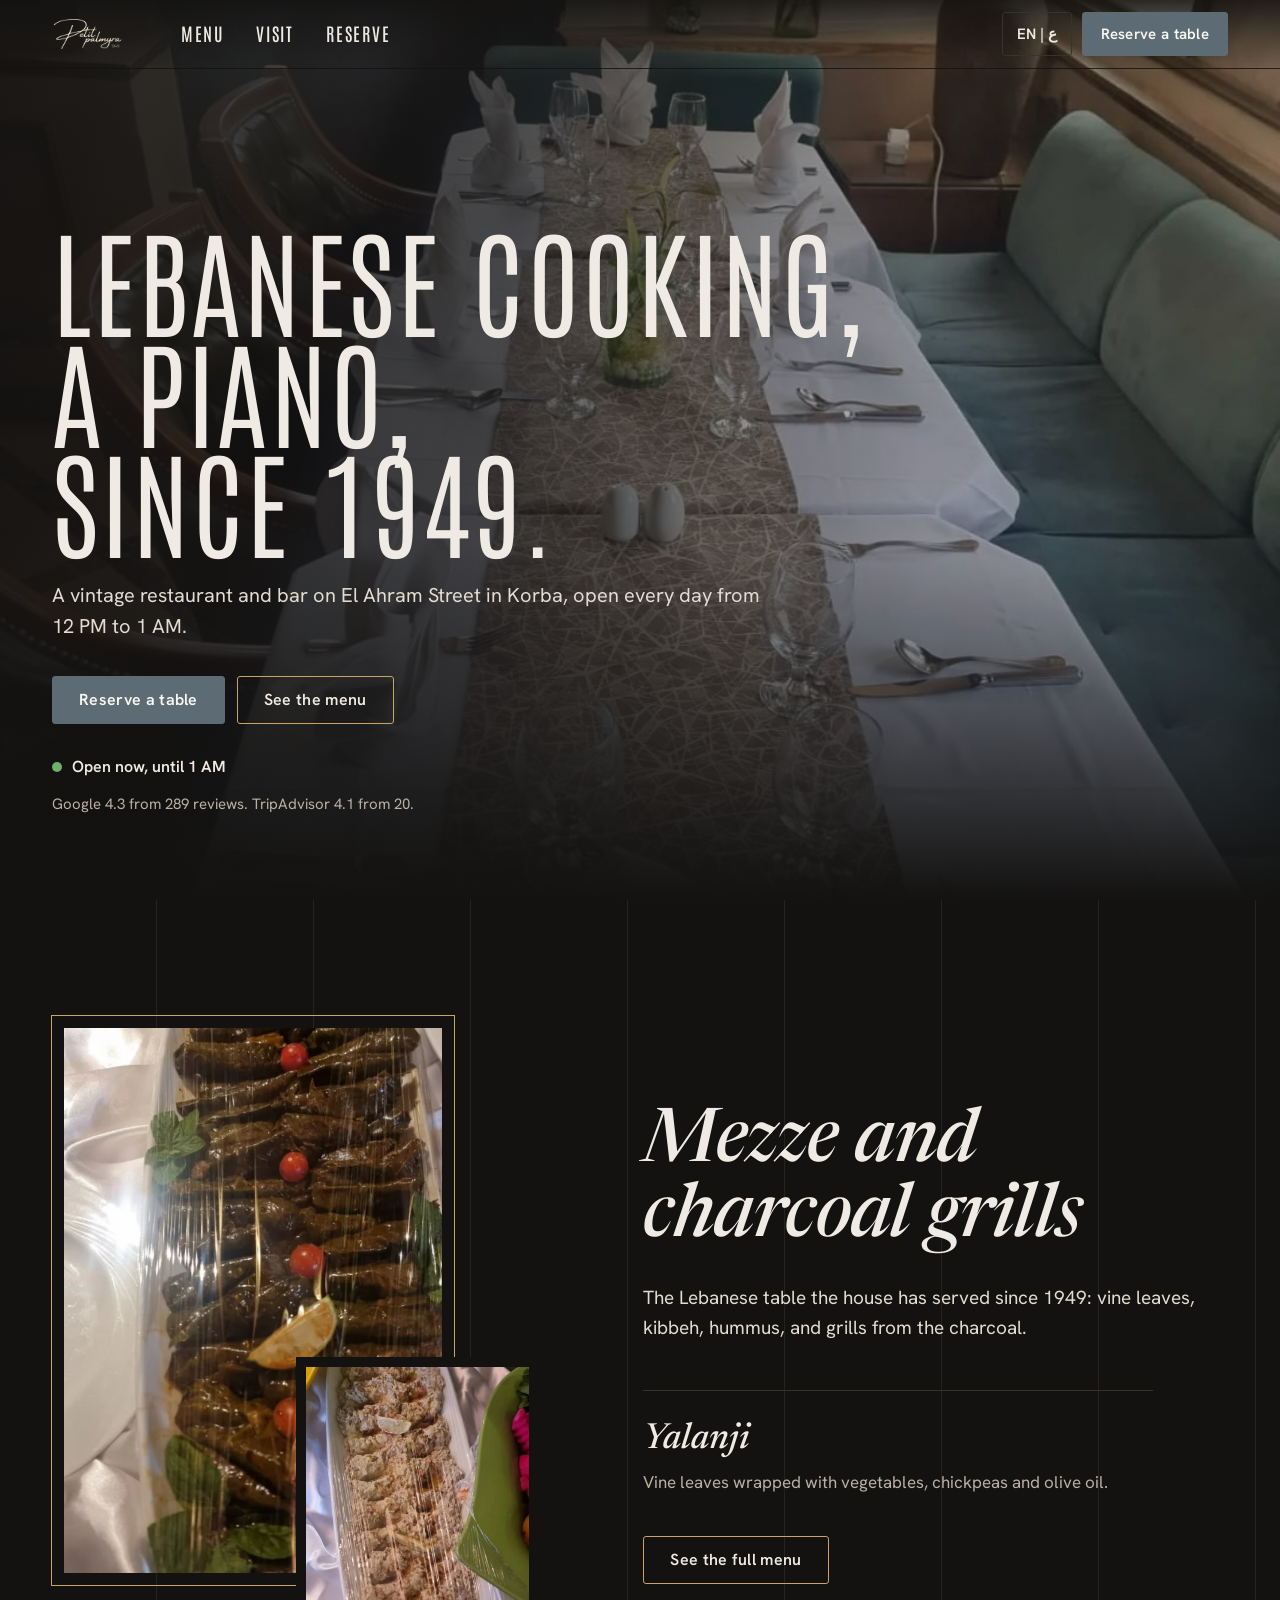
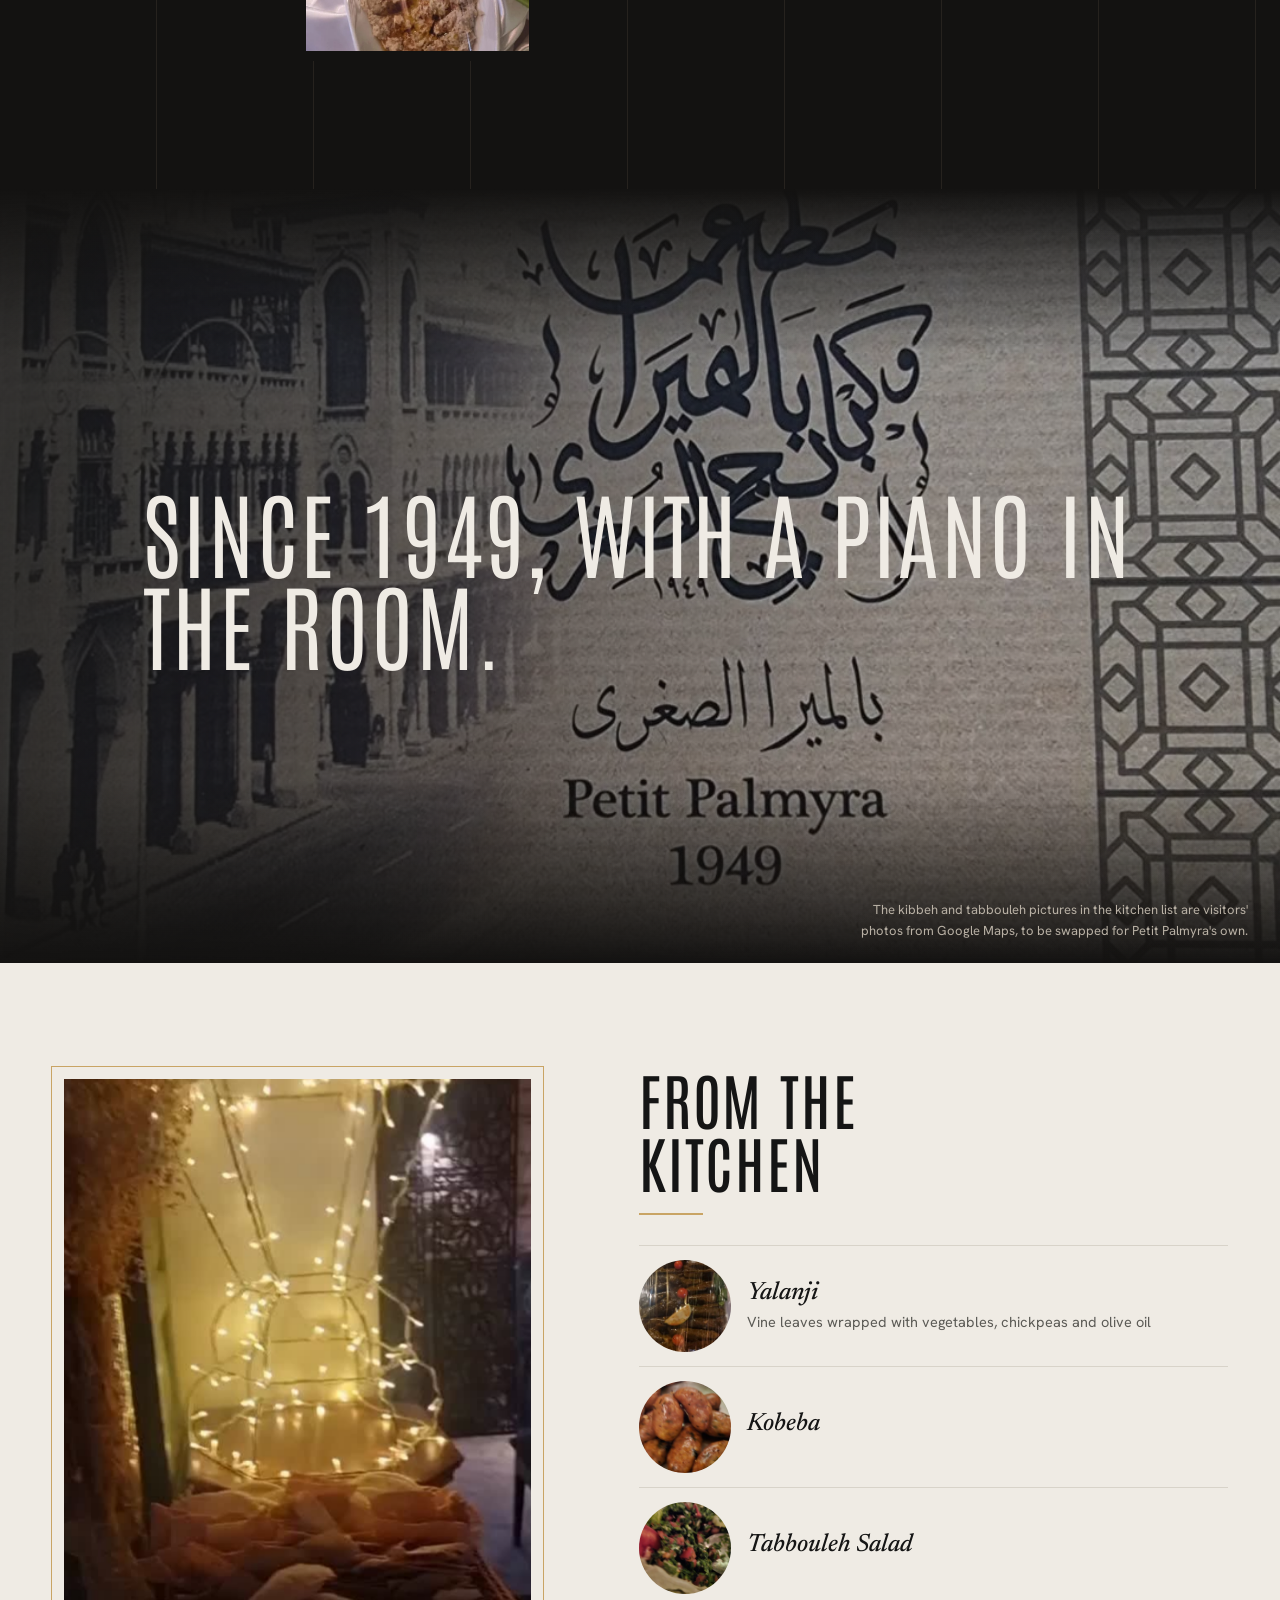
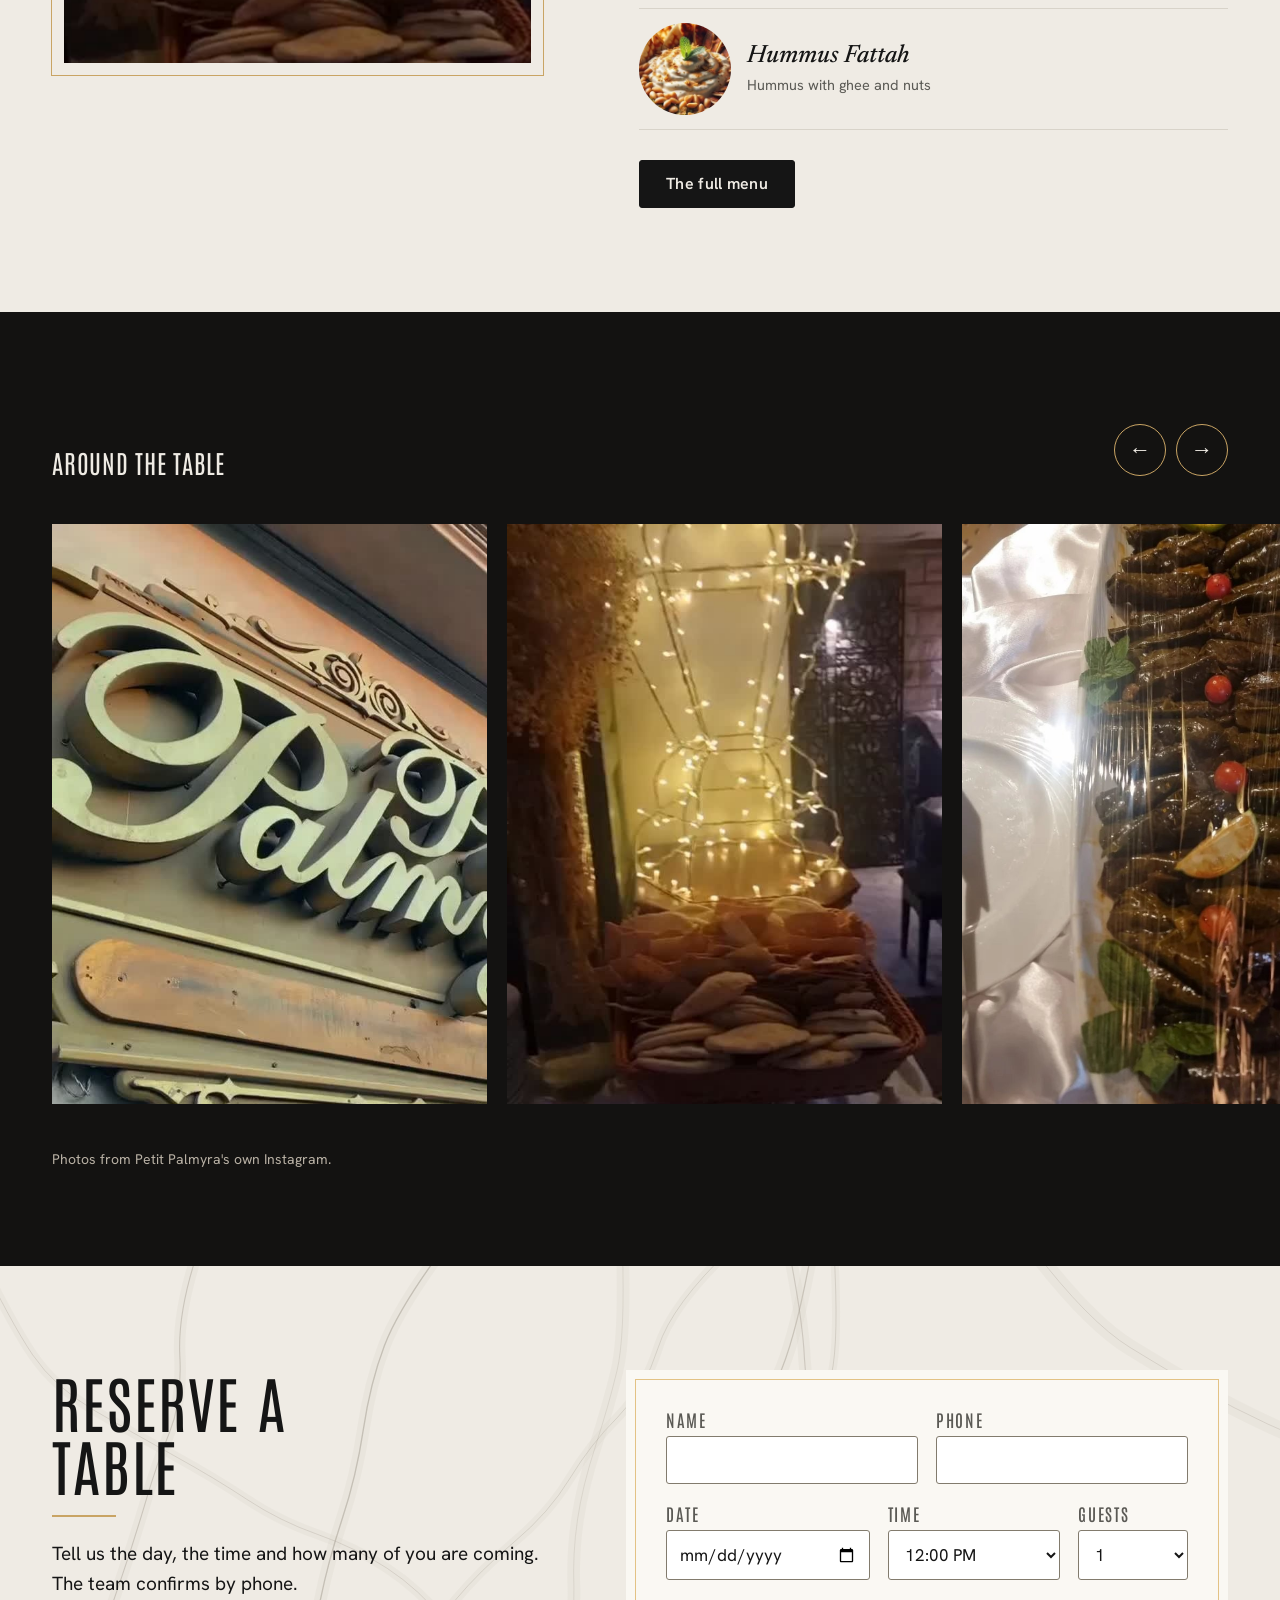
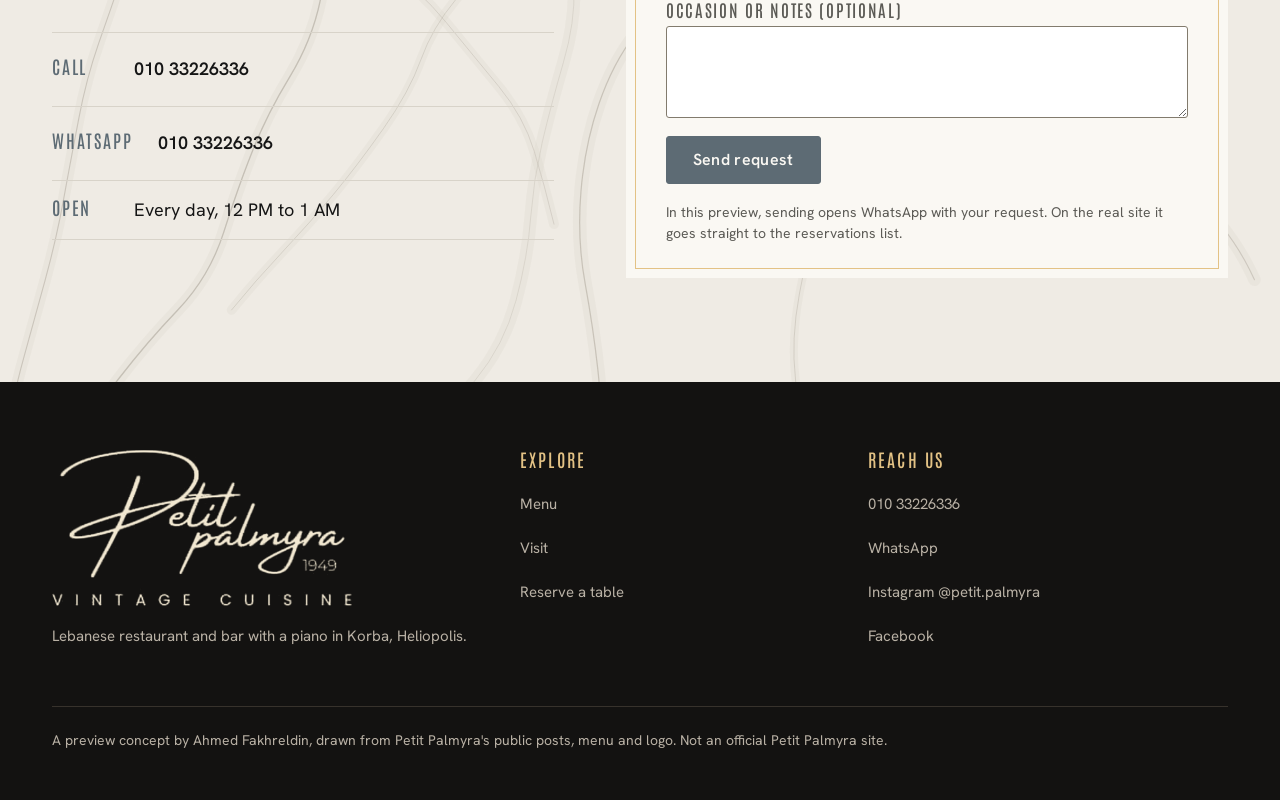
<file: index.html>
<!doctype html>
<html lang="en"><head><meta charset="utf-8"><meta name="viewport" content="width=device-width,initial-scale=1">
<title>Petit Palmyra | Lebanese restaurant and bar with a piano in Heliopolis, since 1949</title>
<meta name="description" content="Petit Palmyra, a vintage Lebanese restaurant and bar with a piano on El Ahram Street in Korba, Heliopolis, since 1949. Menu, hours, directions and table requests."><meta name="theme-color" content="#131211"><meta name="robots" content="noindex">
<meta property="og:title" content="Petit Palmyra | Lebanese restaurant and bar with a piano in Heliopolis, since 1949"><meta property="og:description" content="Petit Palmyra, a vintage Lebanese restaurant and bar with a piano on El Ahram Street in Korba, Heliopolis, since 1949. Menu, hours, directions and table requests."><meta property="og:image" content="img/palmyra/full/02_DV5vyGTjeHT.jpg">
<link rel="icon" type="image/png" href="img/palmyra/icon.png">
<script>document.documentElement.classList.add("js")</script>
<link rel="stylesheet" href="fonts.css"><link rel="stylesheet" href="site.css"></head><body data-open="720" data-close="60" data-open-text="Open now, until 1 AM" data-closed-text="Closed now, opens at 12 PM" data-wa="201033226336">
<a class="skip" href="#main">Skip to content</a><header class="hdr hdr--over"><div class="wrap">
 <a class="brand" href="index.html" aria-label="Petit Palmyra, home"><img src="img/palmyra/mark-cream.png" alt="Petit Palmyra" width="94" height="40"></a>
 <nav class="nav" aria-label="Main"><a href="menu.html">Menu</a><a href="visit.html">Visit</a><a href="index.html#reserve">Reserve</a></nav>
 <div class="hr"><button class="lang js-ar" type="button" aria-label="Switch to Arabic">EN | ع</button><a class="btn sm" href="index.html#reserve">Reserve a table</a></div>
 <button class="burger" type="button" aria-expanded="false" aria-controls="mnav" aria-label="Open menu"><i></i><i></i><i></i></button>
</div></header>
<nav class="mnav" id="mnav" aria-label="Menu"><a href="menu.html">Menu</a><a href="visit.html">Visit</a><a href="index.html#reserve">Reserve a table</a><a href="https://www.instagram.com/petit.palmyra/" target="_blank" rel="noopener">Instagram</a>
 <a class="sub js-ar" href="#" onclick="return false">Arabic version: part of the full build</a></nav>
<main id="main">
<section class="hero2">
 <div class="hbg"><img src="img/palmyra/full/02_DV5vyGTjeHT.jpg" alt="A long table laid with white linen and a patterned runner, beside teal banquette seating and dark leather chairs" width="1080" height="1080" fetchpriority="high" style="object-position:50% 30%"></div>
 <div class="wrap hwrap">
  <h1><span class="ln">Lebanese cooking,</span> <span class="ln">a piano,</span> <span class="ln">since 1949.</span></h1>
  <p class="sub">A vintage restaurant and bar on El Ahram Street in Korba, open every day from 12 PM to 1 AM.</p>
  <div class="cta"><a class="btn" href="#reserve">Reserve a table</a><a class="btn ghost" href="menu.html">See the menu</a></div>
  <p class="status js-status">Open every day, 12 PM to 1 AM</p>
  <p class="proof">Google 4.3 from 289 reviews. TripAdvisor 4.1 from 20.</p>
 </div>
</section>

<section class="sigf"><div class="wrap">
 <div class="sf-fig">
  <figure class="sf-main px ob rv"><img data-px="0" src="img/palmyra/full/07_DV_yXqnDGyO.jpg" alt="A long platter of stuffed vine leaves with cherry tomatoes and a lemon wedge" width="1080" height="1080" loading="lazy" decoding="async"></figure>
  <figure class="sf-sub px rv" style="--d:.18s"><img data-px="0" src="img/palmyra/full/08_DWQ02bHjVBX.jpg" alt="A long dish of a creamy dip with olive oil, beside pickled turnip and fried kibbeh" width="1080" height="1080" loading="lazy" decoding="async"></figure>
 </div>
 <div class="sf-copy">
  <h2 class="rv">Mezze and charcoal grills</h2>
  <p class="lead rv" style="--d:.1s">The Lebanese table the house has served since 1949: vine leaves, kibbeh, hummus, and grills from the charcoal.</p>
  <div class="sf2 rv" style="--d:.2s"><h3>Yalanji</h3><p>Vine leaves wrapped with vegetables, chickpeas and olive oil.</p></div>
  <div class="cta rv" style="--d:.3s"><a class="btn ghost" href="menu.html">See the full menu</a></div>
 </div>
</div></section>

<section class="pband">
 <div class="pimg"><img data-px="0" src="img/palmyra/full/03_DWyAxlDjadQ.jpg" alt="The printed menu cover: an old photograph of a Heliopolis street, Arabic calligraphy and the words Petit Palmyra 1949" width="1080" height="1080" loading="lazy" decoding="async" style="object-position:50% 50%"></div>
 <div class="wrap"><p class="bigline rv">Since 1949, with a piano in the room.</p></div>
 <p class="pcap">The kibbeh and tabbouleh pictures in the kitchen list are visitors&#x27; photos from Google Maps, to be swapped for Petit Palmyra&#x27;s own.</p>
</section>

<section class="sec kitchen"><div class="wrap">
 <figure class="kfig px ob"><img data-px="0" src="img/palmyra/full/06_DWBIjOBDMdS.jpg" alt="A wire lantern wrapped in fairy lights above a basket of flatbread" width="640" height="1138" loading="lazy" decoding="async"></figure>
 <div>
  <h2 class="rv">From the kitchen</h2><span class="rule"></span>
  <ul class="rows"><li><span class="th"><img src="img/palmyra/dishes/yalanji.jpg" alt="" width="600" height="400"></span><span class="it"><i>Yalanji</i><small>Vine leaves wrapped with vegetables, chickpeas and olive oil</small></span></li><li><span class="th"><img src="img/palmyra/dishes/kobeba.jpg" alt="" width="600" height="400"></span><span class="it"><i>Kobeba</i><small></small></span></li><li><span class="th"><img src="img/palmyra/dishes/tabbouleh.jpg" alt="" width="600" height="400"></span><span class="it"><i>Tabbouleh Salad</i><small></small></span></li><li><span class="th"><img src="img/palmyra/dishes/fattah.jpg" alt="" width="600" height="400"></span><span class="it"><i>Hummus Fattah</i><small>Hummus with ghee and nuts</small></span></li></ul>
  <div class="more rv"><a class="btn dk" href="menu.html">The full menu</a></div>
 </div>
</div></section>

<section class="evening">
 <div class="wrap ehead"><h2 class="rv">Around the table</h2>
  <div class="gnav"><button type="button" class="js-prev" aria-label="Previous photos">&#8592;</button><button type="button" class="js-next" aria-label="Next photos">&#8594;</button></div></div>
 <div class="track js-track" tabindex="0" role="region" aria-label="Photos of Petit Palmyra, scroll sideways"><figure><img src="img/palmyra/full/01_sign_crop.jpg" alt="Close view of the vintage Petit Palmyra sign, in raised script on a scrolled plaque" width="640" height="863" loading="lazy" decoding="async"></figure><figure><img src="img/palmyra/full/06_DWBIjOBDMdS.jpg" alt="Fairy lights and a basket of flatbread" width="640" height="1138" loading="lazy" decoding="async"></figure><figure><img src="img/palmyra/full/07_DV_yXqnDGyO.jpg" alt="Stuffed vine leaves on a long platter" width="1080" height="1080" loading="lazy" decoding="async"></figure><figure><img src="img/palmyra/full/08_DWQ02bHjVBX.jpg" alt="A long dish of a creamy dip beside pickled turnip and fried kibbeh" width="1080" height="1080" loading="lazy" decoding="async"></figure><figure><img src="img/palmyra/full/02_DV5vyGTjeHT.jpg" alt="The long set table and teal banquette" width="1080" height="1080" loading="lazy" decoding="async"></figure></div>
 <div class="wrap"><p class="cap">Photos from Petit Palmyra&#x27;s own Instagram.</p></div>
</section>

<section class="sec reserve" id="reserve"><svg class="marble" viewBox="0 0 1600 900" preserveAspectRatio="xMidYMid slice" aria-hidden="true" focusable="false"><path d="M-31.6,-20.0 Q13.3,72.9 40.8,113.5 Q68.4,154.1 117.3,182.7 Q166.3,211.3 217.8,239.7 Q269.2,268.1 309.5,294.8 Q349.8,321.4 397.2,338.1 Q444.5,354.7 484.0,380.4 Q523.4,406.1 557.7,448.0 Q592.0,489.8 623.4,528.0 Q654.8,566.2 667.8,609.1 Q680.8,651.9 692.5,700.2" fill="none" stroke="#CBC5BA" stroke-width="12.3" stroke-opacity=".16" stroke-linecap="round"/><path d="M-31.6,-20.0 Q13.3,72.9 40.8,113.5 Q68.4,154.1 117.3,182.7 Q166.3,211.3 217.8,239.7 Q269.2,268.1 309.5,294.8 Q349.8,321.4 397.2,338.1 Q444.5,354.7 484.0,380.4 Q523.4,406.1 557.7,448.0 Q592.0,489.8 623.4,528.0 Q654.8,566.2 667.8,609.1 Q680.8,651.9 692.5,700.2" fill="none" stroke="#9D968A" stroke-width="0.88" stroke-opacity="0.38" stroke-linecap="round"/><path d="M1015.1,-20.0 Q994.3,96.0 972.3,142.4 Q950.2,188.7 943.3,229.9 Q936.3,271.1 907.6,307.5 Q879.0,343.9 849.6,386.7 Q820.2,429.5 793.4,463.9 Q766.5,498.4 748.8,549.3 Q731.1,600.2 726.2,659.3 Q721.2,718.3 731.4,774.2 Q741.6,830.1 747.3,882.0 Q753.0,933.9 752.0,982.0" fill="none" stroke="#CBC5BA" stroke-width="16.9" stroke-opacity=".16" stroke-linecap="round"/><path d="M1015.1,-20.0 Q994.3,96.0 972.3,142.4 Q950.2,188.7 943.3,229.9 Q936.3,271.1 907.6,307.5 Q879.0,343.9 849.6,386.7 Q820.2,429.5 793.4,463.9 Q766.5,498.4 748.8,549.3 Q731.1,600.2 726.2,659.3 Q721.2,718.3 731.4,774.2 Q741.6,830.1 747.3,882.0 Q753.0,933.9 752.0,982.0" fill="none" stroke="#9D968A" stroke-width="1.56" stroke-opacity="0.43" stroke-linecap="round"/><path d="M554.2,-20.0 Q498.0,56.1 480.5,102.1 Q462.9,148.2 454.2,206.8 Q445.4,265.5 428.0,317.9 Q410.6,370.3 400.4,420.1 Q390.2,470.0 361.8,516.7 Q333.5,563.4 315.6,608.6 Q297.7,653.7 279.8,709.8 Q261.9,765.9 222.5,807.1 Q183.0,848.4 148.6,893.1 Q114.2,937.7 101.1,977.1" fill="none" stroke="#CBC5BA" stroke-width="15.8" stroke-opacity=".16" stroke-linecap="round"/><path d="M554.2,-20.0 Q498.0,56.1 480.5,102.1 Q462.9,148.2 454.2,206.8 Q445.4,265.5 428.0,317.9 Q410.6,370.3 400.4,420.1 Q390.2,470.0 361.8,516.7 Q333.5,563.4 315.6,608.6 Q297.7,653.7 279.8,709.8 Q261.9,765.9 222.5,807.1 Q183.0,848.4 148.6,893.1 Q114.2,937.7 101.1,977.1" fill="none" stroke="#9D968A" stroke-width="1.69" stroke-opacity="0.48" stroke-linecap="round"/><path d="M914.4,-20.0 Q839.6,51.0 822.9,104.1 Q806.2,157.2 772.4,191.1 Q738.5,224.9 712.5,267.8 Q686.5,310.8 642.8,347.4 Q599.2,384.1 569.7,419.5 Q540.3,454.8 526.1,494.7 Q511.8,534.5 479.1,581.0 Q446.3,627.4 416.9,662.9 Q387.4,698.4 353.3,734.7 Q319.1,771.1 289.5,807.4" fill="none" stroke="#CBC5BA" stroke-width="12.0" stroke-opacity=".16" stroke-linecap="round"/><path d="M914.4,-20.0 Q839.6,51.0 822.9,104.1 Q806.2,157.2 772.4,191.1 Q738.5,224.9 712.5,267.8 Q686.5,310.8 642.8,347.4 Q599.2,384.1 569.7,419.5 Q540.3,454.8 526.1,494.7 Q511.8,534.5 479.1,581.0 Q446.3,627.4 416.9,662.9 Q387.4,698.4 353.3,734.7 Q319.1,771.1 289.5,807.4" fill="none" stroke="#9D968A" stroke-width="0.74" stroke-opacity="0.46" stroke-linecap="round"/><path d="M1290.2,-20.0 Q1360.8,72.7 1413.0,104.6 Q1465.2,136.5 1503.0,158.1 Q1540.8,179.7 1584.8,200.1 Q1628.8,220.5 1674.3,238.0 Q1719.8,255.6 1752.1,281.7 Q1784.4,307.8 1827.4,324.5 Q1870.5,341.2 1916.5,356.3 Q1962.5,371.4 2003.6,388.9 Q2044.7,406.4 2083.7,423.2 Q2122.8,440.1 2175.5,460.1" fill="none" stroke="#CBC5BA" stroke-width="20.2" stroke-opacity=".16" stroke-linecap="round"/><path d="M1290.2,-20.0 Q1360.8,72.7 1413.0,104.6 Q1465.2,136.5 1503.0,158.1 Q1540.8,179.7 1584.8,200.1 Q1628.8,220.5 1674.3,238.0 Q1719.8,255.6 1752.1,281.7 Q1784.4,307.8 1827.4,324.5 Q1870.5,341.2 1916.5,356.3 Q1962.5,371.4 2003.6,388.9 Q2044.7,406.4 2083.7,423.2 Q2122.8,440.1 2175.5,460.1" fill="none" stroke="#9D968A" stroke-width="0.75" stroke-opacity="0.44" stroke-linecap="round"/><path d="M1042.3,-20.0 Q1049.1,96.6 1039.1,139.2 Q1029.1,181.7 1029.8,240.2 Q1030.6,298.8 1036.3,356.6 Q1042.1,414.4 1037.2,466.9 Q1032.3,519.3 1034.3,568.7 Q1036.3,618.1 1023.1,674.1 Q1009.8,730.1 999.2,787.5 Q988.6,845.0 994.3,893.1 Q999.9,941.2 991.2,984.4 Q982.5,1027.6 964.0,1063.8" fill="none" stroke="#CBC5BA" stroke-width="10.1" stroke-opacity=".16" stroke-linecap="round"/><path d="M1042.3,-20.0 Q1049.1,96.6 1039.1,139.2 Q1029.1,181.7 1029.8,240.2 Q1030.6,298.8 1036.3,356.6 Q1042.1,414.4 1037.2,466.9 Q1032.3,519.3 1034.3,568.7 Q1036.3,618.1 1023.1,674.1 Q1009.8,730.1 999.2,787.5 Q988.6,845.0 994.3,893.1 Q999.9,941.2 991.2,984.4 Q982.5,1027.6 964.0,1063.8" fill="none" stroke="#9D968A" stroke-width="0.97" stroke-opacity="0.39" stroke-linecap="round"/><path d="M248.8,-20.0 Q221.8,58.6 224.8,114.9 Q227.7,171.2 212.0,210.2 Q196.2,249.2 181.9,297.6 Q167.6,345.9 152.9,388.9 Q138.3,431.8 123.2,474.6 Q108.2,517.3 98.4,568.5 Q88.5,619.7 79.6,668.7 Q70.8,717.7 56.6,769.6 Q42.4,821.6 30.5,864.3 Q18.6,906.9 10.5,950.2" fill="none" stroke="#CBC5BA" stroke-width="14.3" stroke-opacity=".16" stroke-linecap="round"/><path d="M248.8,-20.0 Q221.8,58.6 224.8,114.9 Q227.7,171.2 212.0,210.2 Q196.2,249.2 181.9,297.6 Q167.6,345.9 152.9,388.9 Q138.3,431.8 123.2,474.6 Q108.2,517.3 98.4,568.5 Q88.5,619.7 79.6,668.7 Q70.8,717.7 56.6,769.6 Q42.4,821.6 30.5,864.3 Q18.6,906.9 10.5,950.2" fill="none" stroke="#9D968A" stroke-width="1.40" stroke-opacity="0.41" stroke-linecap="round"/><path d="M778.0,-20.0 Q781.6,90.9 771.1,134.1 Q760.7,177.3 744.3,227.8 Q727.8,278.4 721.8,320.1 Q715.7,361.7 717.4,404.3 Q719.2,447.0 704.0,499.0 Q688.8,551.1 677.8,597.8 Q666.8,644.6 663.3,692.1 Q659.9,739.6 645.0,795.7 Q630.1,851.7 594.3,894.9 Q558.4,938.0 528.0,979.1" fill="none" stroke="#CBC5BA" stroke-width="15.8" stroke-opacity=".16" stroke-linecap="round"/><path d="M778.0,-20.0 Q781.6,90.9 771.1,134.1 Q760.7,177.3 744.3,227.8 Q727.8,278.4 721.8,320.1 Q715.7,361.7 717.4,404.3 Q719.2,447.0 704.0,499.0 Q688.8,551.1 677.8,597.8 Q666.8,644.6 663.3,692.1 Q659.9,739.6 645.0,795.7 Q630.1,851.7 594.3,894.9 Q558.4,938.0 528.0,979.1" fill="none" stroke="#9D968A" stroke-width="0.62" stroke-opacity="0.42" stroke-linecap="round"/><path d="M985.7,-20.0 Q1003.6,70.7 1005.6,118.8 Q1007.5,167.0 1024.8,212.6 Q1042.1,258.1 1059.1,296.4 Q1076.1,334.7 1097.6,377.7 Q1119.1,420.6 1151.3,456.5 Q1183.4,492.4 1230.5,517.4 Q1277.6,542.4 1321.3,561.7 Q1365.1,581.0 1417.5,611.1 Q1469.9,641.2 1507.7,680.4 Q1545.5,719.6 1568.1,769.7" fill="none" stroke="#CBC5BA" stroke-width="15.5" stroke-opacity=".16" stroke-linecap="round"/><path d="M985.7,-20.0 Q1003.6,70.7 1005.6,118.8 Q1007.5,167.0 1024.8,212.6 Q1042.1,258.1 1059.1,296.4 Q1076.1,334.7 1097.6,377.7 Q1119.1,420.6 1151.3,456.5 Q1183.4,492.4 1230.5,517.4 Q1277.6,542.4 1321.3,561.7 Q1365.1,581.0 1417.5,611.1 Q1469.9,641.2 1507.7,680.4 Q1545.5,719.6 1568.1,769.7" fill="none" stroke="#9D968A" stroke-width="1.43" stroke-opacity="0.37" stroke-linecap="round"/></svg><div class="wrap">
 <div class="rcopy">
  <h2>Reserve a table</h2><span class="rule"></span>
  <p class="lead">Tell us the day, the time and how many of you are coming. The team confirms by phone.</p>
  <ul class="ways"><li><span>Call</span><a href="tel:+201033226336">010 33226336</a></li><li><span>WhatsApp</span><a href="https://wa.me/201033226336" target="_blank" rel="noopener">010 33226336</a></li><li><span>Open</span>Every day, 12 PM to 1 AM</li></ul>
 </div>
 <form class="rform js-rform" id="rform" novalidate>
  <div class="two"><div class="fld"><label for="rf-name">Name</label><input id="rf-name" name="name" autocomplete="name" required></div><div class="fld"><label for="rf-phone">Phone</label><input id="rf-phone" name="phone" type="tel" autocomplete="tel" inputmode="tel" required></div></div>
  <div class="three"><div class="fld"><label for="rf-date">Date</label><input id="rf-date" name="date" type="date" required></div><div class="fld"><label for="rf-time">Time</label><select id="rf-time" name="time"><option>12:00 PM</option><option>12:30 PM</option><option>1:00 PM</option><option>1:30 PM</option><option>2:00 PM</option><option>2:30 PM</option><option>3:00 PM</option><option>3:30 PM</option><option>4:00 PM</option><option>4:30 PM</option><option>5:00 PM</option><option>5:30 PM</option><option>6:00 PM</option><option>6:30 PM</option><option>7:00 PM</option><option>7:30 PM</option><option>8:00 PM</option><option>8:30 PM</option><option>9:00 PM</option><option>9:30 PM</option><option>10:00 PM</option><option>10:30 PM</option><option>11:00 PM</option><option>11:30 PM</option><option>12:00 AM</option><option>12:30 AM</option></select></div><div class="fld"><label for="rf-guests">Guests</label><select id="rf-guests" name="guests"><option>1</option><option>2</option><option>3</option><option>4</option><option>5</option><option>6</option><option>7</option><option>8</option><option>9</option><option>10</option><option>11</option><option>12</option></select></div></div>
  <div class="fld"><label for="rf-notes">Occasion or notes (optional)</label><textarea id="rf-notes" name="notes" rows="3"></textarea></div>
  <p class="rerr" id="rf-err" role="alert" hidden></p>
  <button class="btn" type="submit">Send request</button>
  <p class="fine">In this preview, sending opens WhatsApp with your request. On the real site it goes straight to the reservations list.</p>
  <a class="js-mail" href="#" hidden tabindex="-1" aria-hidden="true">send</a>
 </form>
</div></section>
</main><footer class="ftr"><div class="wrap">
 <div><img src="img/palmyra/logo-cream.png" alt="Petit Palmyra, vintage cuisine, 1949" width="232" height="120"><p style="margin-top:18px">Lebanese restaurant and bar with a piano in Korba, Heliopolis.</p></div>
 <div><h4>Explore</h4><ul><li><a href="menu.html">Menu</a></li><li><a href="visit.html">Visit</a></li><li><a href="index.html#reserve">Reserve a table</a></li></ul></div>
 <div><h4>Reach us</h4><ul><li><a href="tel:+201033226336">010 33226336</a></li><li><a href="https://wa.me/201033226336" target="_blank" rel="noopener">WhatsApp</a></li><li><a href="https://www.instagram.com/petit.palmyra/" target="_blank" rel="noopener">Instagram @petit.palmyra</a></li><li><a href="https://www.facebook.com/petit.palmyra" target="_blank" rel="noopener">Facebook</a></li></ul></div>
 <p class="fine">A preview concept by Ahmed Fakhreldin, drawn from Petit Palmyra's public posts, menu and logo. Not an official Petit Palmyra site.</p>
</div></footer><nav class="mbar" aria-label="Quick actions"><a class="main" href="index.html#reserve">Reserve</a><a href="menu.html">Menu</a><a href="tel:+201033226336">Call</a></nav><div class="toast" role="status" aria-live="polite">The Arabic version is part of the full build.</div><script src="app.js"></script></body></html>
</file>
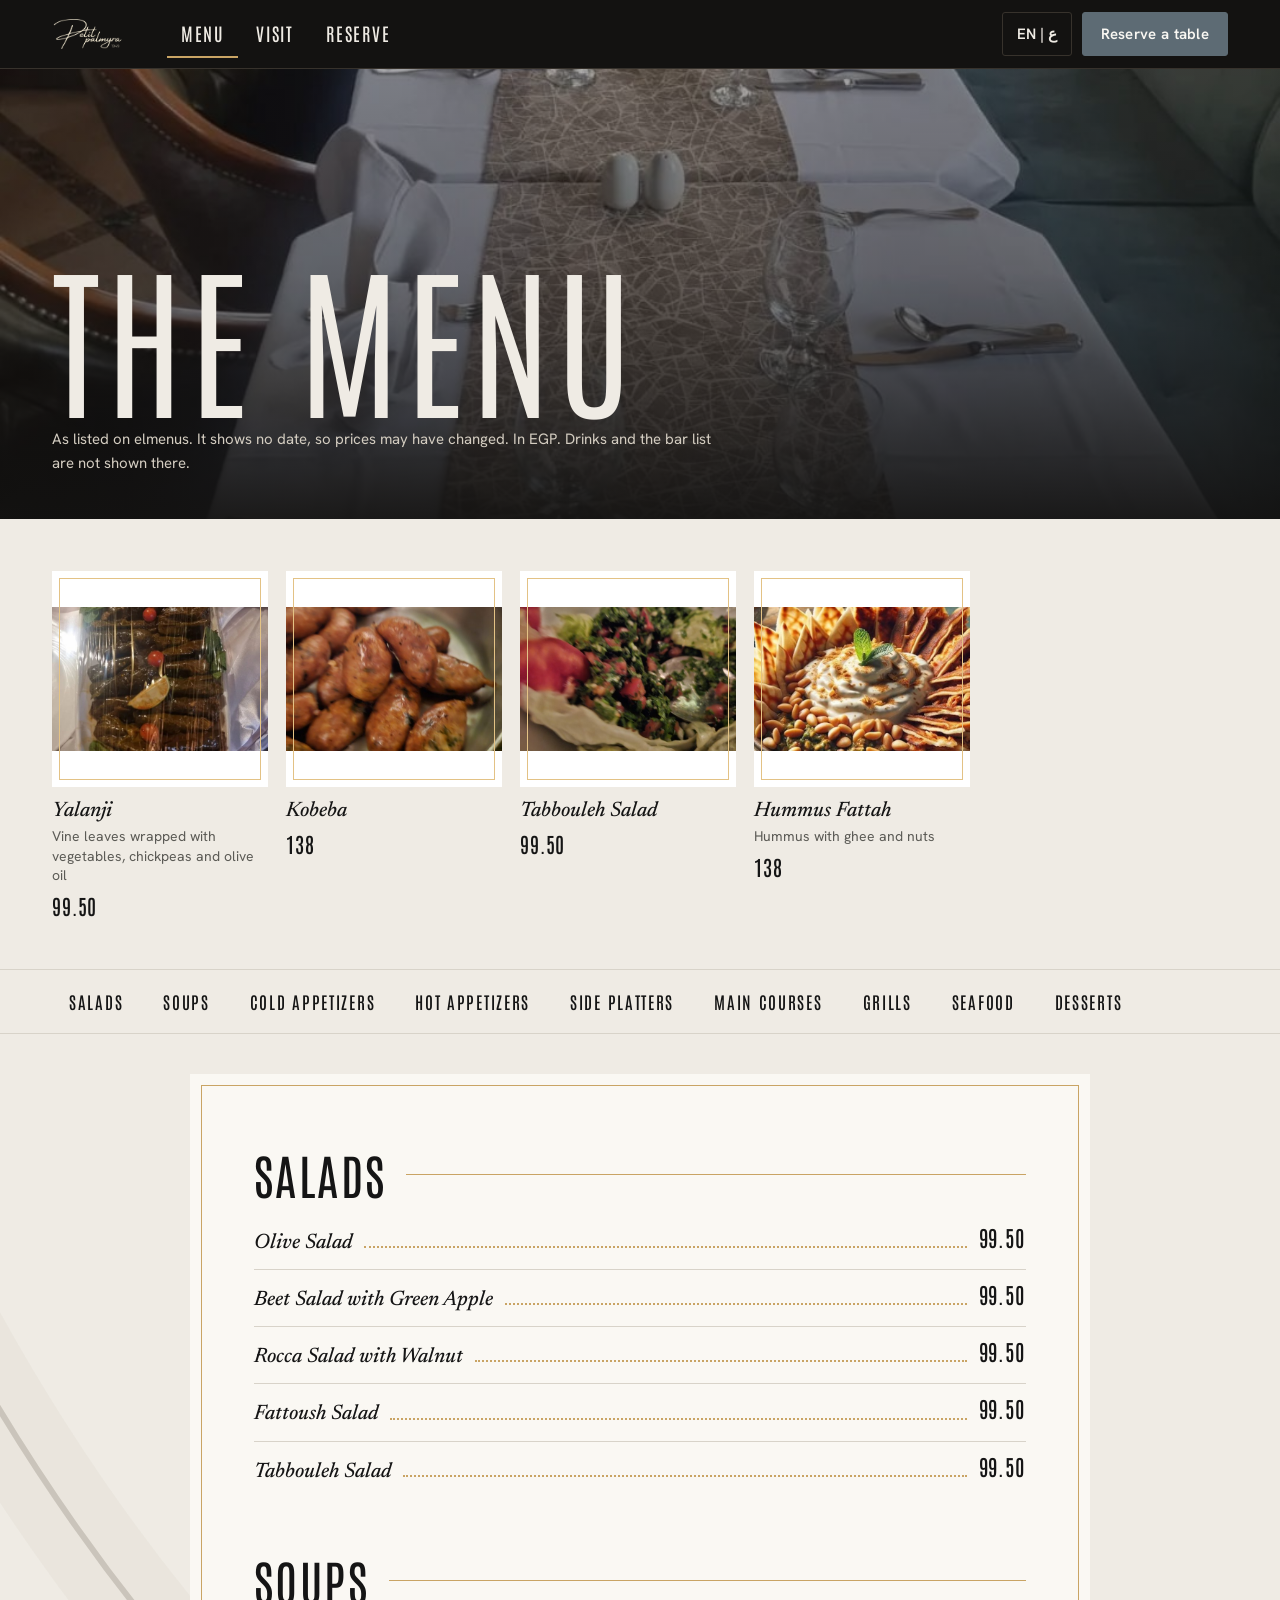
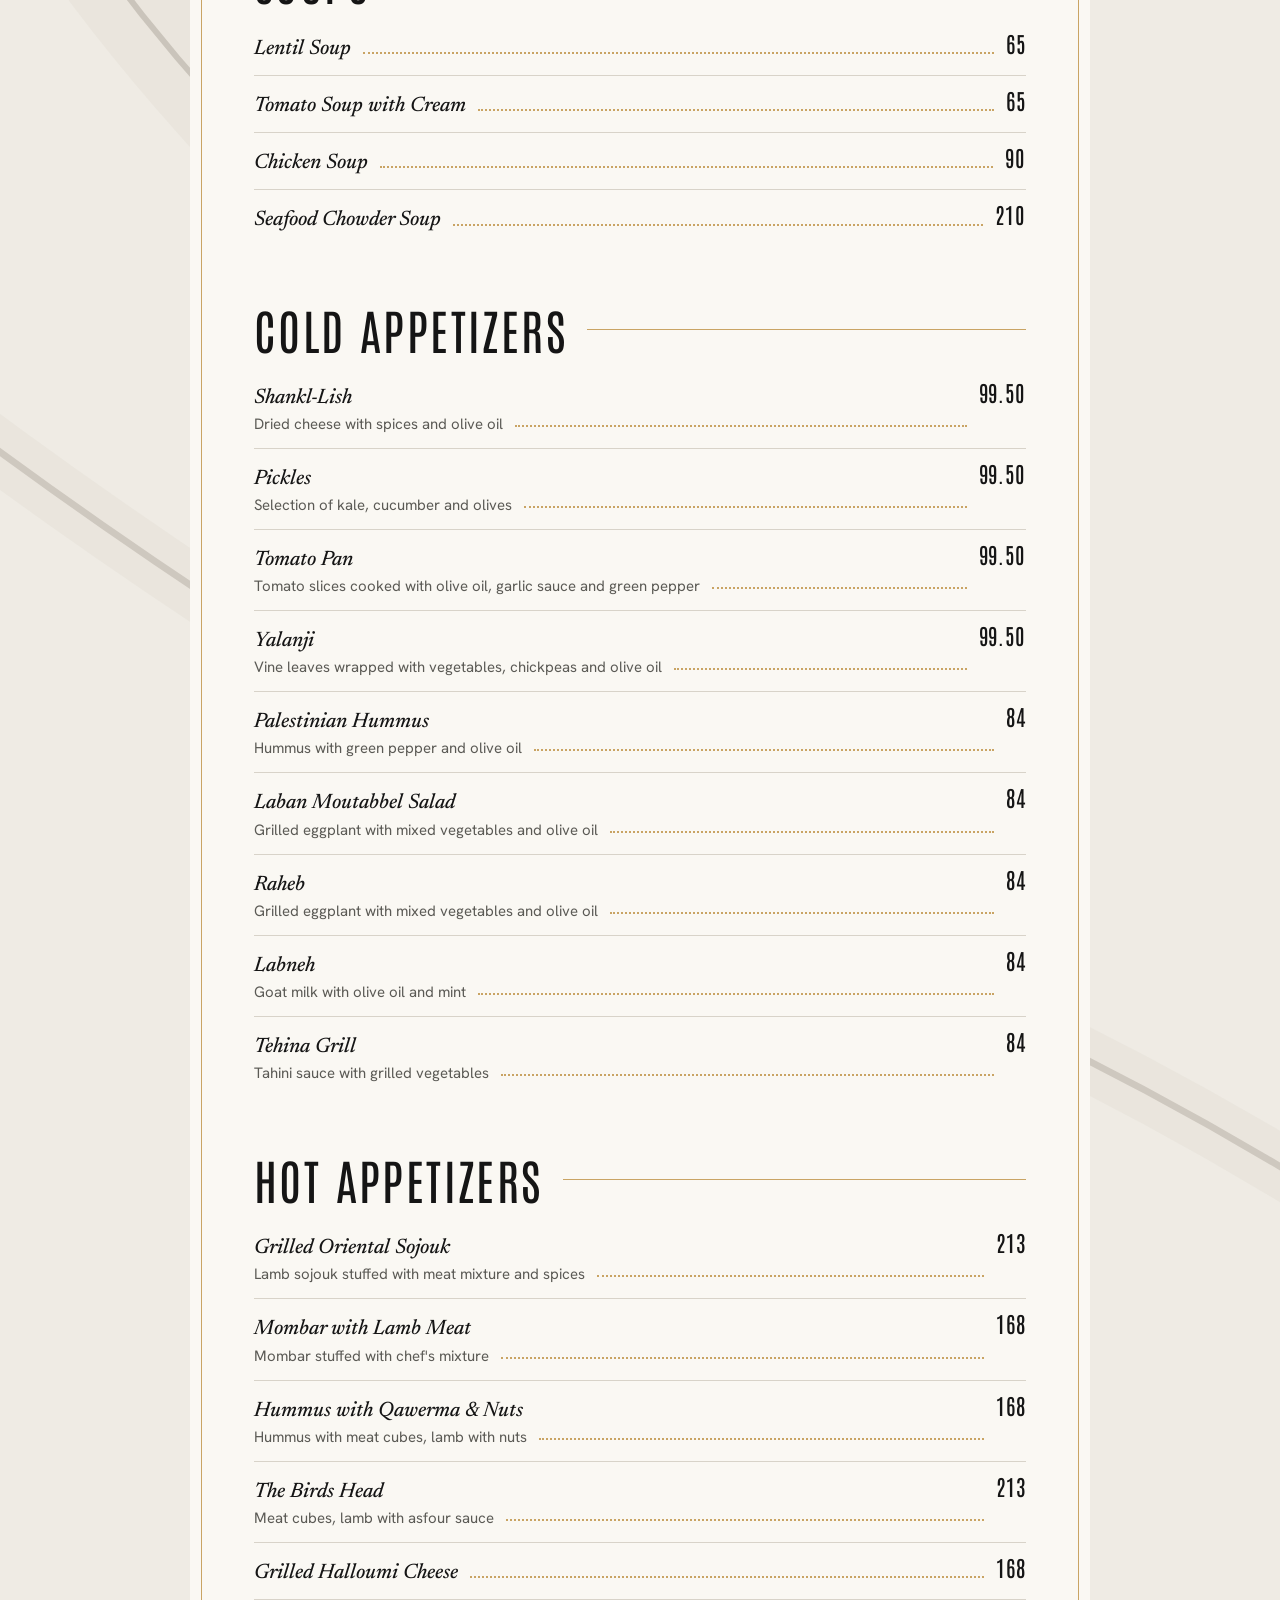
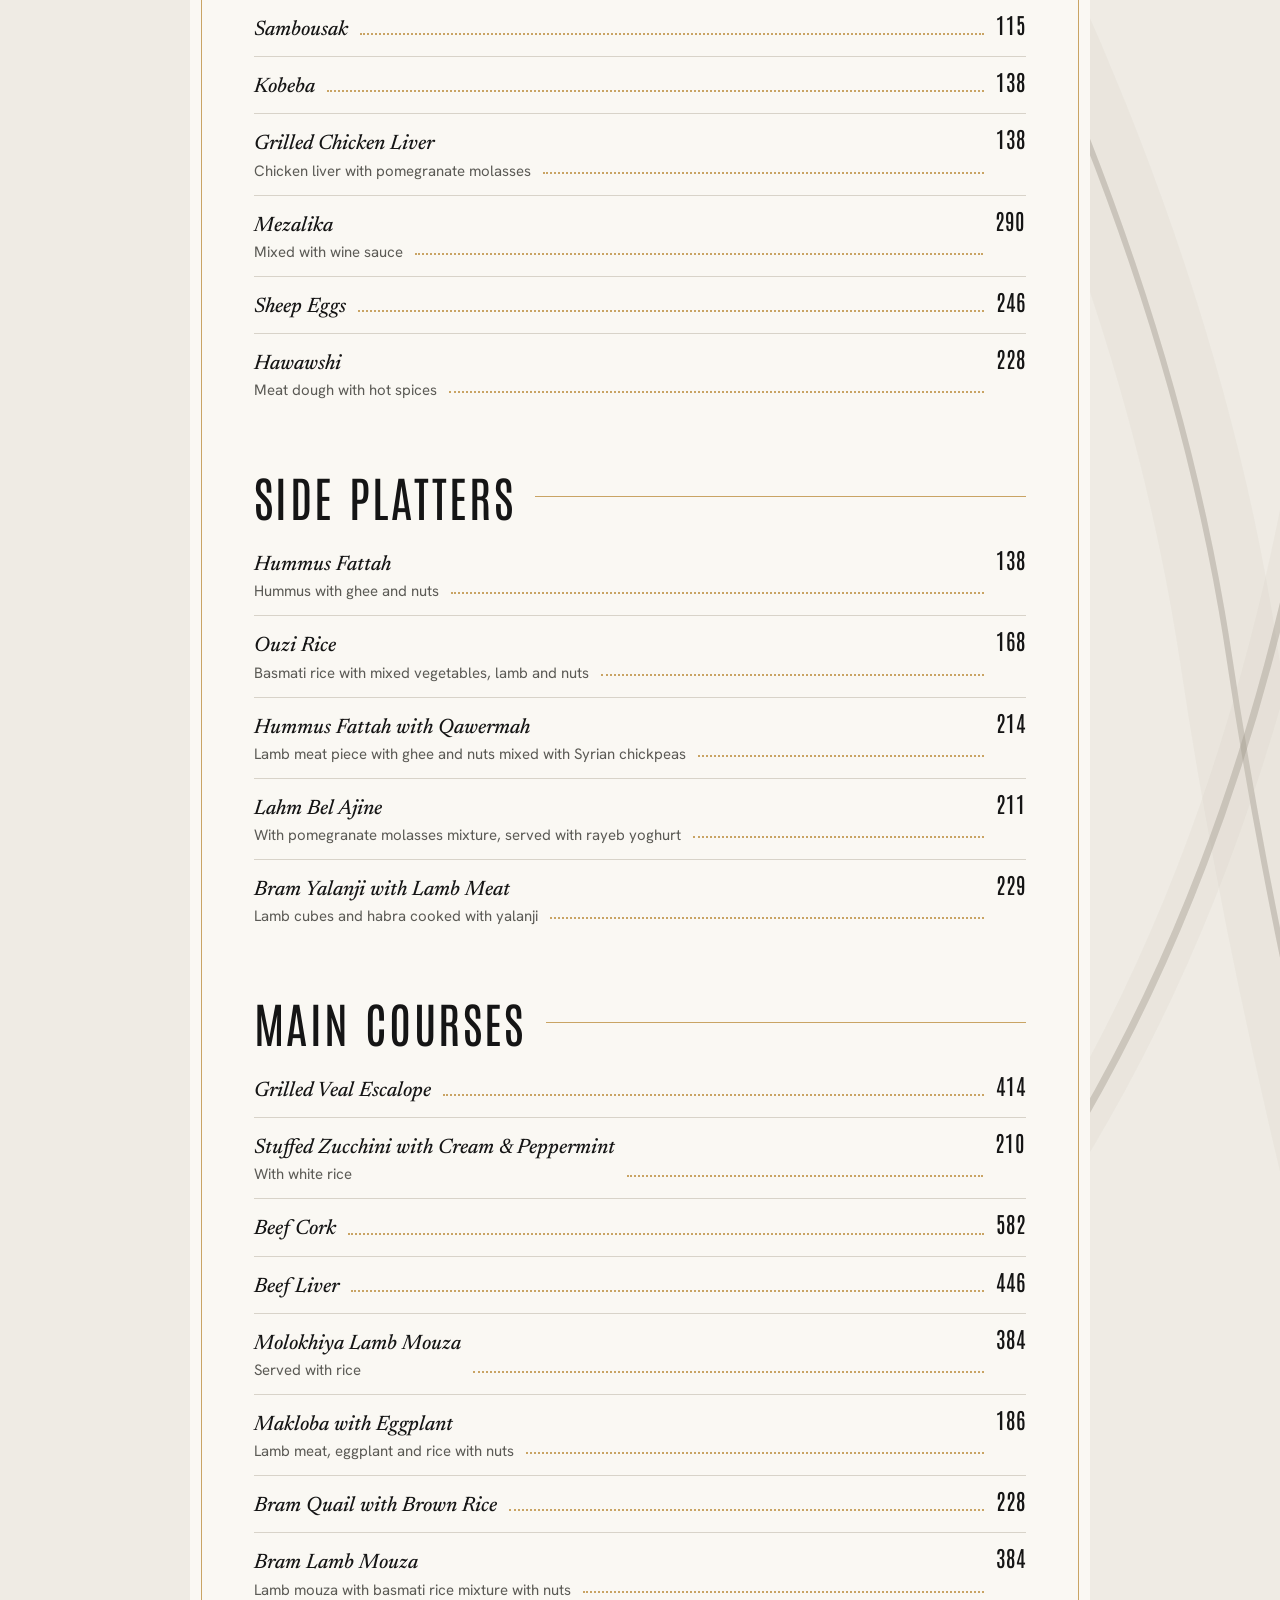
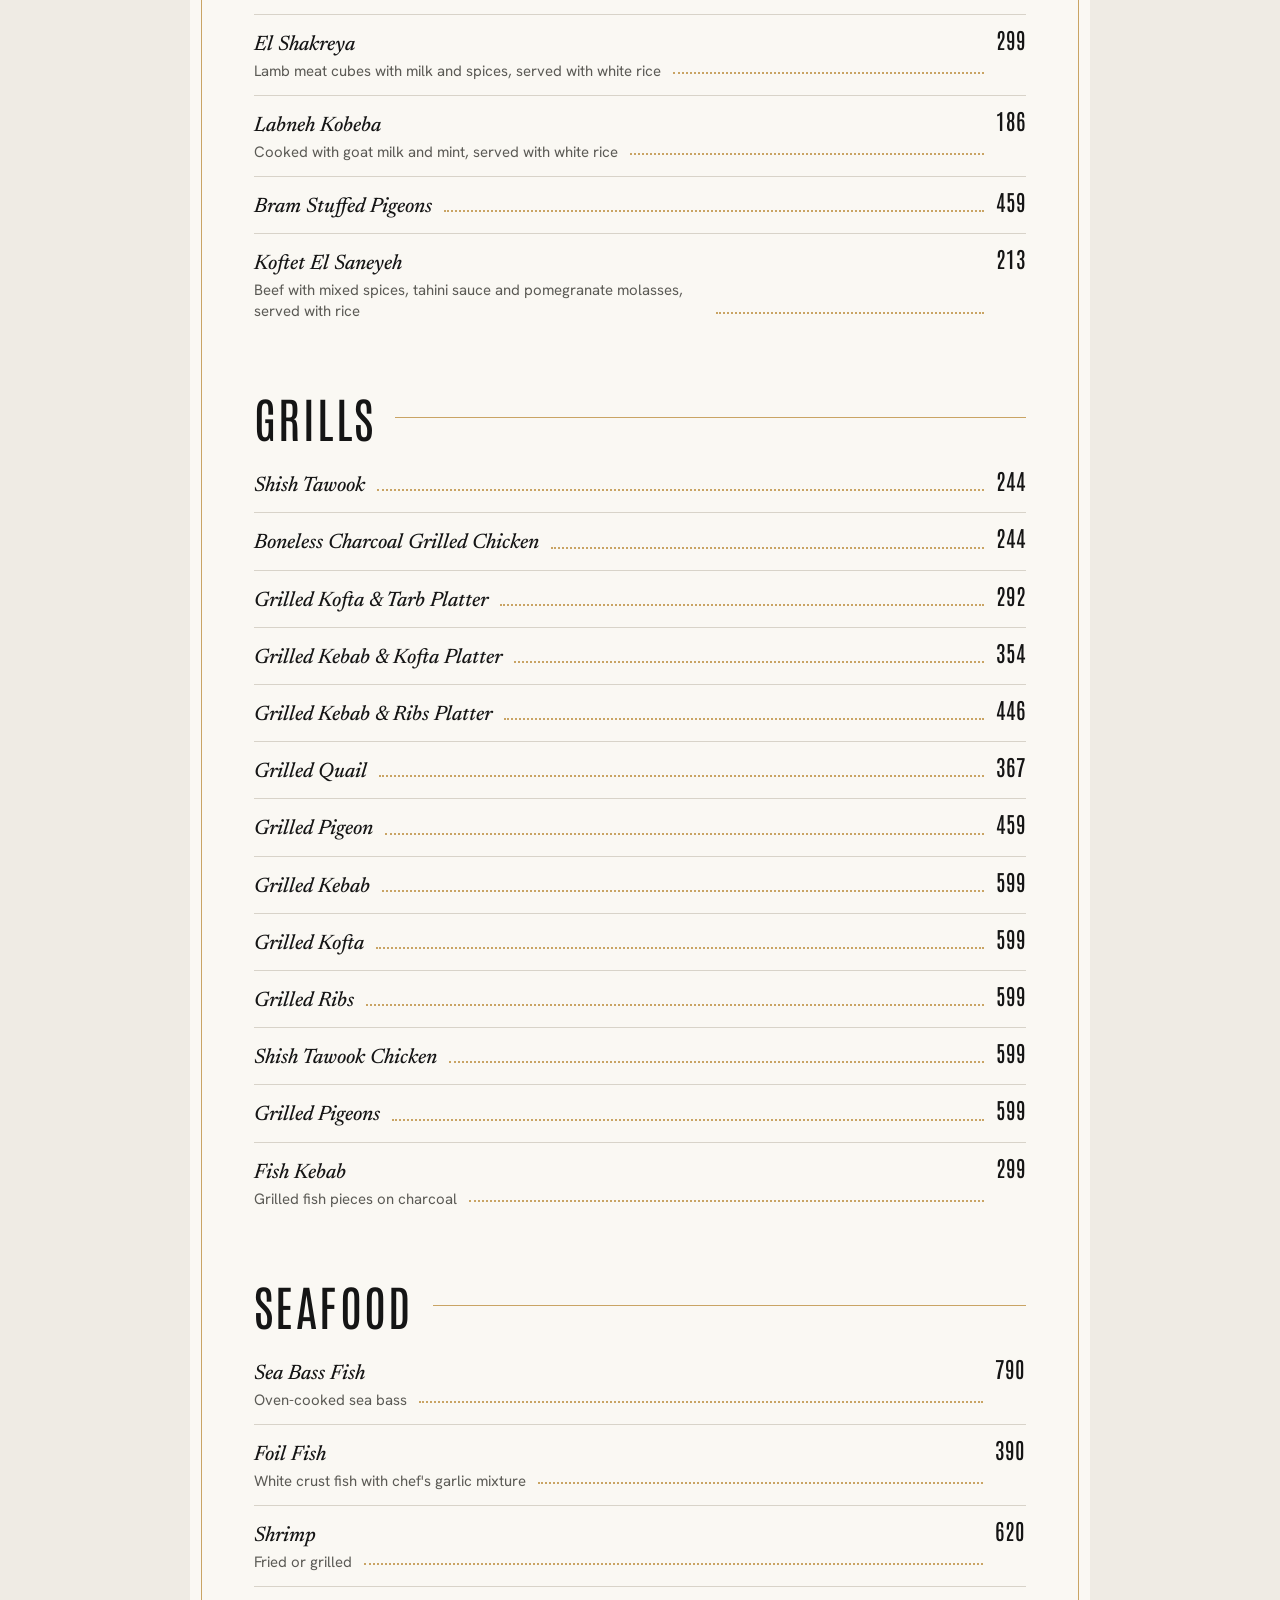
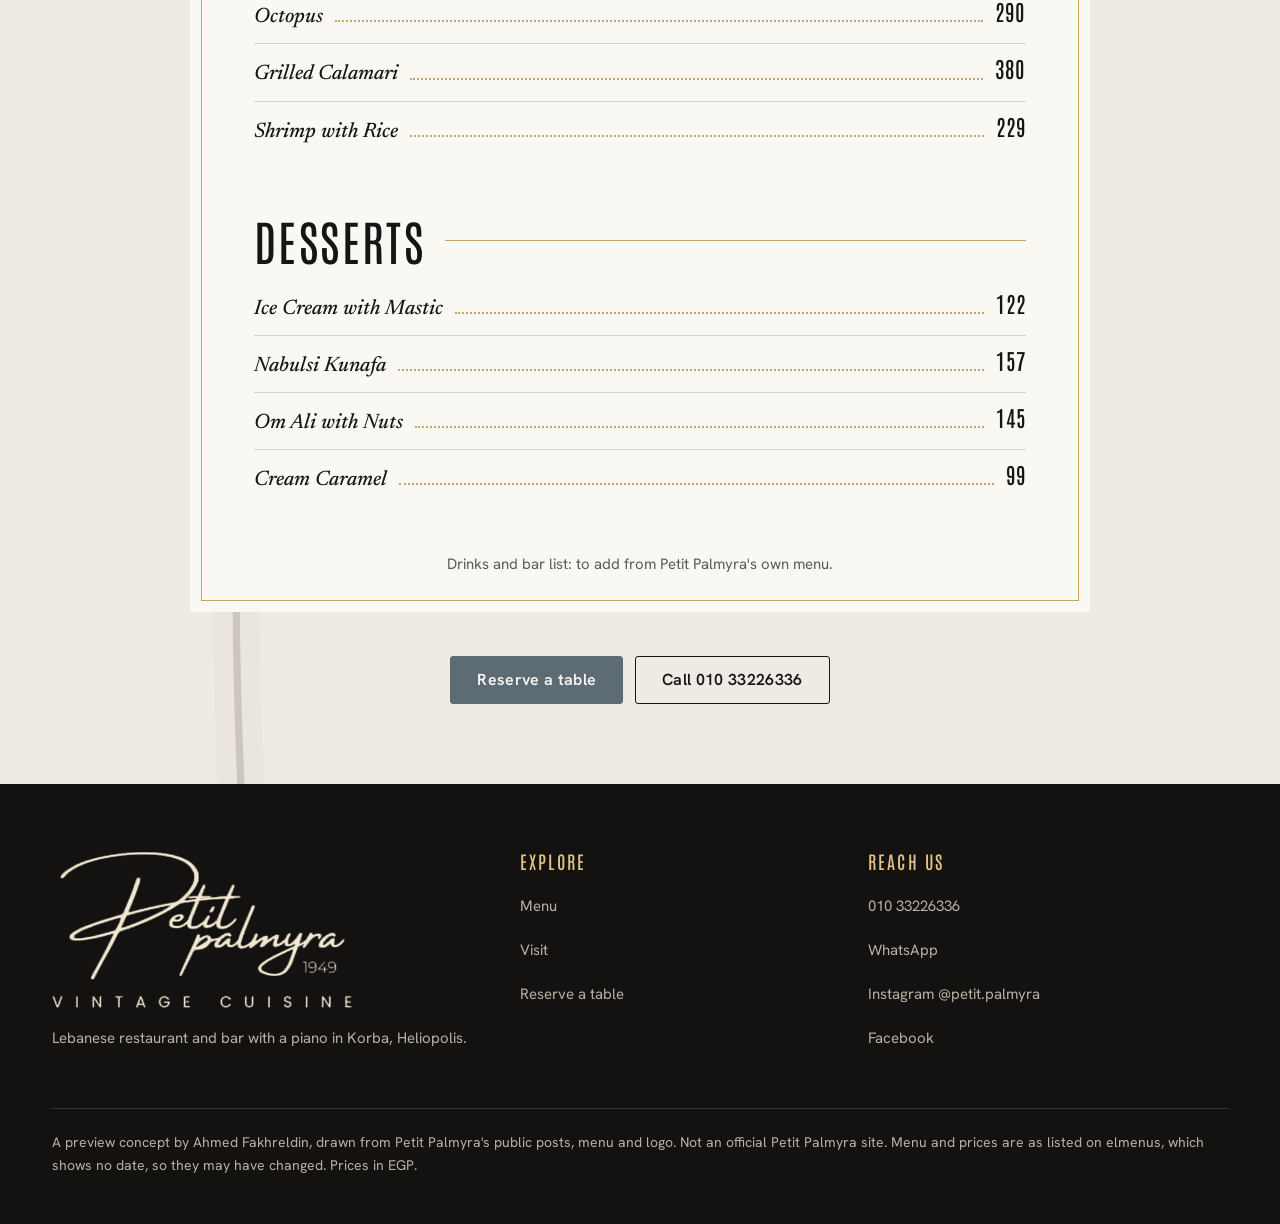
<file: menu.html>
<!doctype html>
<html lang="en"><head><meta charset="utf-8"><meta name="viewport" content="width=device-width,initial-scale=1">
<title>Menu | Petit Palmyra</title>
<meta name="description" content="The Petit Palmyra menu: salads, soups, mezze, hot starters, mains, grills, seafood and desserts, with prices in EGP."><meta name="theme-color" content="#131211"><meta name="robots" content="noindex">
<meta property="og:title" content="Menu | Petit Palmyra"><meta property="og:description" content="The Petit Palmyra menu: salads, soups, mezze, hot starters, mains, grills, seafood and desserts, with prices in EGP."><meta property="og:image" content="img/palmyra/full/02_DV5vyGTjeHT.jpg">
<link rel="icon" type="image/png" href="img/palmyra/icon.png">
<script>document.documentElement.classList.add("js")</script>
<link rel="stylesheet" href="fonts.css"><link rel="stylesheet" href="site.css"></head><body data-open="720" data-close="60" data-open-text="Open now, until 1 AM" data-closed-text="Closed now, opens at 12 PM" data-wa="201033226336">
<a class="skip" href="#main">Skip to content</a><header class="hdr"><div class="wrap">
 <a class="brand" href="index.html" aria-label="Petit Palmyra, home"><img src="img/palmyra/mark-cream.png" alt="Petit Palmyra" width="94" height="40"></a>
 <nav class="nav" aria-label="Main"><a href="menu.html" aria-current="page">Menu</a><a href="visit.html">Visit</a><a href="index.html#reserve">Reserve</a></nav>
 <div class="hr"><button class="lang js-ar" type="button" aria-label="Switch to Arabic">EN | ع</button><a class="btn sm" href="index.html#reserve">Reserve a table</a></div>
 <button class="burger" type="button" aria-expanded="false" aria-controls="mnav" aria-label="Open menu"><i></i><i></i><i></i></button>
</div></header>
<nav class="mnav" id="mnav" aria-label="Menu"><a href="menu.html">Menu</a><a href="visit.html">Visit</a><a href="index.html#reserve">Reserve a table</a><a href="https://www.instagram.com/petit.palmyra/" target="_blank" rel="noopener">Instagram</a>
 <a class="sub js-ar" href="#" onclick="return false">Arabic version: part of the full build</a></nav>
<main id="main" class="menupage"><svg class="marble" viewBox="0 0 1600 1400" preserveAspectRatio="xMidYMid slice" aria-hidden="true" focusable="false"><path d="M461.8,-20.0 Q496.4,132.1 519.8,204.8 Q543.2,277.5 595.5,325.8 Q647.8,374.1 715.5,419.0 Q783.1,464.0 849.7,492.0 Q916.3,520.1 981.6,567.5 Q1046.9,615.0 1078.7,692.3 Q1110.4,769.5 1153.0,820.8 Q1195.5,872.1 1264.5,918.2 Q1333.5,964.3 1393.6,1017.6 Q1453.7,1071.0 1496.6,1119.0" fill="none" stroke="#CBC5BA" stroke-width="12.1" stroke-opacity=".16" stroke-linecap="round"/><path d="M461.8,-20.0 Q496.4,132.1 519.8,204.8 Q543.2,277.5 595.5,325.8 Q647.8,374.1 715.5,419.0 Q783.1,464.0 849.7,492.0 Q916.3,520.1 981.6,567.5 Q1046.9,615.0 1078.7,692.3 Q1110.4,769.5 1153.0,820.8 Q1195.5,872.1 1264.5,918.2 Q1333.5,964.3 1393.6,1017.6 Q1453.7,1071.0 1496.6,1119.0" fill="none" stroke="#9D968A" stroke-width="1.35" stroke-opacity="0.37" stroke-linecap="round"/><path d="M443.2,-20.0 Q434.5,153.6 419.6,231.9 Q404.7,310.2 382.8,393.0 Q361.0,475.7 354.2,541.4 Q347.4,607.1 346.9,674.1 Q346.4,741.0 346.5,824.0 Q346.7,907.1 330.1,994.8 Q313.4,1082.5 308.4,1163.1 Q303.3,1243.6 294.0,1331.4 Q284.6,1419.1 249.1,1493.6 Q213.7,1568.0 202.8,1649.8" fill="none" stroke="#CBC5BA" stroke-width="23.9" stroke-opacity=".16" stroke-linecap="round"/><path d="M443.2,-20.0 Q434.5,153.6 419.6,231.9 Q404.7,310.2 382.8,393.0 Q361.0,475.7 354.2,541.4 Q347.4,607.1 346.9,674.1 Q346.4,741.0 346.5,824.0 Q346.7,907.1 330.1,994.8 Q313.4,1082.5 308.4,1163.1 Q303.3,1243.6 294.0,1331.4 Q284.6,1419.1 249.1,1493.6 Q213.7,1568.0 202.8,1649.8" fill="none" stroke="#9D968A" stroke-width="1.50" stroke-opacity="0.34" stroke-linecap="round"/><path d="M580.7,-20.0 Q609.0,112.8 638.1,189.6 Q667.3,266.5 716.2,320.9 Q765.2,375.3 794.7,443.3 Q824.1,511.4 864.4,591.1 Q904.7,670.8 915.9,745.1 Q927.0,819.3 952.0,908.2 Q976.9,997.1 1011.6,1057.2 Q1046.3,1117.2 1100.3,1177.3 Q1154.3,1237.4 1203.5,1283.6 Q1252.7,1329.9 1324.0,1378.8" fill="none" stroke="#CBC5BA" stroke-width="19.4" stroke-opacity=".16" stroke-linecap="round"/><path d="M580.7,-20.0 Q609.0,112.8 638.1,189.6 Q667.3,266.5 716.2,320.9 Q765.2,375.3 794.7,443.3 Q824.1,511.4 864.4,591.1 Q904.7,670.8 915.9,745.1 Q927.0,819.3 952.0,908.2 Q976.9,997.1 1011.6,1057.2 Q1046.3,1117.2 1100.3,1177.3 Q1154.3,1237.4 1203.5,1283.6 Q1252.7,1329.9 1324.0,1378.8" fill="none" stroke="#9D968A" stroke-width="1.17" stroke-opacity="0.42" stroke-linecap="round"/><path d="M1138.3,-20.0 Q1172.7,155.7 1169.7,230.3 Q1166.6,304.9 1189.1,366.9 Q1211.6,428.8 1250.8,484.7 Q1289.9,540.6 1332.0,587.7 Q1374.0,634.8 1428.8,675.9 Q1483.7,717.0 1574.0,744.9 Q1664.4,772.8 1732.1,797.8 Q1799.8,822.9 1862.7,853.3 Q1925.6,883.7 1985.8,934.9 Q2045.9,986.1 2106.7,1015.2" fill="none" stroke="#CBC5BA" stroke-width="13.0" stroke-opacity=".16" stroke-linecap="round"/><path d="M1138.3,-20.0 Q1172.7,155.7 1169.7,230.3 Q1166.6,304.9 1189.1,366.9 Q1211.6,428.8 1250.8,484.7 Q1289.9,540.6 1332.0,587.7 Q1374.0,634.8 1428.8,675.9 Q1483.7,717.0 1574.0,744.9 Q1664.4,772.8 1732.1,797.8 Q1799.8,822.9 1862.7,853.3 Q1925.6,883.7 1985.8,934.9 Q2045.9,986.1 2106.7,1015.2" fill="none" stroke="#9D968A" stroke-width="1.51" stroke-opacity="0.32" stroke-linecap="round"/><path d="M-115.7,-20.0 Q-182.9,117.5 -195.9,209.0 Q-208.9,300.5 -246.5,364.4 Q-284.1,428.2 -306.5,509.7 Q-329.0,591.2 -361.4,659.1 Q-393.8,727.0 -407.5,818.8 Q-421.3,910.7 -459.0,990.9 Q-496.8,1071.1 -536.7,1135.9 Q-576.7,1200.6 -606.4,1256.4 Q-636.1,1312.1 -658.8,1391.6 Q-681.6,1471.1 -730.8,1542.9" fill="none" stroke="#CBC5BA" stroke-width="23.8" stroke-opacity=".16" stroke-linecap="round"/><path d="M-115.7,-20.0 Q-182.9,117.5 -195.9,209.0 Q-208.9,300.5 -246.5,364.4 Q-284.1,428.2 -306.5,509.7 Q-329.0,591.2 -361.4,659.1 Q-393.8,727.0 -407.5,818.8 Q-421.3,910.7 -459.0,990.9 Q-496.8,1071.1 -536.7,1135.9 Q-576.7,1200.6 -606.4,1256.4 Q-636.1,1312.1 -658.8,1391.6 Q-681.6,1471.1 -730.8,1542.9" fill="none" stroke="#9D968A" stroke-width="1.65" stroke-opacity="0.36" stroke-linecap="round"/><path d="M263.3,-20.0 Q334.4,120.8 355.7,196.0 Q377.0,271.1 387.3,335.6 Q397.6,400.1 396.5,486.6 Q395.3,573.2 379.2,639.6 Q363.0,706.0 332.2,785.5 Q301.5,865.0 246.9,918.1 Q192.3,971.2 111.0,1000.7 Q29.6,1030.1 -20.9,1090.7 Q-71.4,1151.3 -131.0,1193.6 Q-190.5,1235.9 -273.0,1261.0" fill="none" stroke="#CBC5BA" stroke-width="17.2" stroke-opacity=".16" stroke-linecap="round"/><path d="M263.3,-20.0 Q334.4,120.8 355.7,196.0 Q377.0,271.1 387.3,335.6 Q397.6,400.1 396.5,486.6 Q395.3,573.2 379.2,639.6 Q363.0,706.0 332.2,785.5 Q301.5,865.0 246.9,918.1 Q192.3,971.2 111.0,1000.7 Q29.6,1030.1 -20.9,1090.7 Q-71.4,1151.3 -131.0,1193.6 Q-190.5,1235.9 -273.0,1261.0" fill="none" stroke="#9D968A" stroke-width="0.74" stroke-opacity="0.28" stroke-linecap="round"/><path d="M1704.1,-20.0 Q1667.9,128.9 1625.4,190.3 Q1582.9,251.7 1562.6,318.7 Q1542.4,385.7 1517.9,456.5 Q1493.5,527.4 1487.3,600.5 Q1481.0,673.5 1478.3,763.8 Q1475.5,854.2 1478.3,932.0 Q1481.0,1009.8 1481.4,1072.6 Q1481.7,1135.4 1485.1,1197.6 Q1488.5,1259.9 1476.3,1335.6 Q1464.1,1411.4 1435.4,1479.4" fill="none" stroke="#CBC5BA" stroke-width="16.8" stroke-opacity=".16" stroke-linecap="round"/><path d="M1704.1,-20.0 Q1667.9,128.9 1625.4,190.3 Q1582.9,251.7 1562.6,318.7 Q1542.4,385.7 1517.9,456.5 Q1493.5,527.4 1487.3,600.5 Q1481.0,673.5 1478.3,763.8 Q1475.5,854.2 1478.3,932.0 Q1481.0,1009.8 1481.4,1072.6 Q1481.7,1135.4 1485.1,1197.6 Q1488.5,1259.9 1476.3,1335.6 Q1464.1,1411.4 1435.4,1479.4" fill="none" stroke="#9D968A" stroke-width="1.21" stroke-opacity="0.45" stroke-linecap="round"/><path d="M43.7,-20.0 Q61.9,151.2 71.9,236.4 Q81.9,321.7 66.5,401.4 Q51.1,481.2 34.9,563.3 Q18.7,645.4 5.3,721.5 Q-8.2,797.6 -50.9,876.2 Q-93.6,954.8 -147.1,1008.3 Q-200.7,1061.8 -288.1,1087.7 Q-375.5,1113.6 -436.9,1154.5 Q-498.3,1195.4 -539.5,1259.6 Q-580.8,1323.9 -657.0,1365.4" fill="none" stroke="#CBC5BA" stroke-width="19.7" stroke-opacity=".16" stroke-linecap="round"/><path d="M43.7,-20.0 Q61.9,151.2 71.9,236.4 Q81.9,321.7 66.5,401.4 Q51.1,481.2 34.9,563.3 Q18.7,645.4 5.3,721.5 Q-8.2,797.6 -50.9,876.2 Q-93.6,954.8 -147.1,1008.3 Q-200.7,1061.8 -288.1,1087.7 Q-375.5,1113.6 -436.9,1154.5 Q-498.3,1195.4 -539.5,1259.6 Q-580.8,1323.9 -657.0,1365.4" fill="none" stroke="#9D968A" stroke-width="1.33" stroke-opacity="0.31" stroke-linecap="round"/><path d="M1535.0,-20.0 Q1476.1,122.5 1447.2,206.9 Q1418.3,291.3 1415.6,369.5 Q1412.8,447.7 1419.0,519.6 Q1425.1,591.5 1420.0,670.7 Q1415.0,749.9 1412.7,822.3 Q1410.5,894.8 1399.9,958.5 Q1389.2,1022.2 1344.8,1103.4 Q1300.5,1184.6 1286.2,1246.8 Q1271.9,1309.0 1242.9,1369.8 Q1213.9,1430.6 1180.3,1512.9" fill="none" stroke="#CBC5BA" stroke-width="12.9" stroke-opacity=".16" stroke-linecap="round"/><path d="M1535.0,-20.0 Q1476.1,122.5 1447.2,206.9 Q1418.3,291.3 1415.6,369.5 Q1412.8,447.7 1419.0,519.6 Q1425.1,591.5 1420.0,670.7 Q1415.0,749.9 1412.7,822.3 Q1410.5,894.8 1399.9,958.5 Q1389.2,1022.2 1344.8,1103.4 Q1300.5,1184.6 1286.2,1246.8 Q1271.9,1309.0 1242.9,1369.8 Q1213.9,1430.6 1180.3,1512.9" fill="none" stroke="#9D968A" stroke-width="0.76" stroke-opacity="0.48" stroke-linecap="round"/><path d="M935.5,-20.0 Q947.3,146.6 956.9,237.0 Q966.5,327.4 970.9,392.1 Q975.2,456.9 960.7,543.7 Q946.3,630.6 932.1,708.6 Q917.9,786.6 882.2,844.3 Q846.5,902.0 810.1,958.4 Q773.7,1014.9 756.1,1080.8 Q738.6,1146.7 728.7,1231.8 Q718.8,1316.9 720.9,1384.6 Q723.0,1452.3 731.9,1521.6" fill="none" stroke="#CBC5BA" stroke-width="9.2" stroke-opacity=".16" stroke-linecap="round"/><path d="M935.5,-20.0 Q947.3,146.6 956.9,237.0 Q966.5,327.4 970.9,392.1 Q975.2,456.9 960.7,543.7 Q946.3,630.6 932.1,708.6 Q917.9,786.6 882.2,844.3 Q846.5,902.0 810.1,958.4 Q773.7,1014.9 756.1,1080.8 Q738.6,1146.7 728.7,1231.8 Q718.8,1316.9 720.9,1384.6 Q723.0,1452.3 731.9,1521.6" fill="none" stroke="#9D968A" stroke-width="1.41" stroke-opacity="0.40" stroke-linecap="round"/><path d="M203.8,-20.0 Q164.2,147.4 144.0,232.9 Q123.7,318.3 109.9,400.7 Q96.1,483.1 57.4,558.9 Q18.8,634.6 -36.8,692.1 Q-92.3,749.7 -127.5,805.2 Q-162.6,860.7 -185.3,928.6 Q-207.9,996.6 -207.6,1085.0 Q-207.3,1173.4 -231.5,1241.7 Q-255.6,1310.0 -261.6,1386.2 Q-267.6,1462.5 -253.4,1531.8" fill="none" stroke="#CBC5BA" stroke-width="23.4" stroke-opacity=".16" stroke-linecap="round"/><path d="M203.8,-20.0 Q164.2,147.4 144.0,232.9 Q123.7,318.3 109.9,400.7 Q96.1,483.1 57.4,558.9 Q18.8,634.6 -36.8,692.1 Q-92.3,749.7 -127.5,805.2 Q-162.6,860.7 -185.3,928.6 Q-207.9,996.6 -207.6,1085.0 Q-207.3,1173.4 -231.5,1241.7 Q-255.6,1310.0 -261.6,1386.2 Q-267.6,1462.5 -253.4,1531.8" fill="none" stroke="#9D968A" stroke-width="1.67" stroke-opacity="0.40" stroke-linecap="round"/></svg>
<header class="mban"><div class="mbg"><img src="img/palmyra/full/02_DV5vyGTjeHT.jpg" alt="" width="1080" height="1080" fetchpriority="high" style="object-position:50% 62%"></div>
 <div class="wrap">
  <h1>The menu</h1>
  <p class="mnote">As listed on elmenus. It shows no date, so prices may have changed. In EGP. Drinks and the bar list are not shown there.</p>
 </div></header>
<div class="wrap mfavs"><div class="favs"><article class="fav"><div class="im"><img src="img/palmyra/dishes/yalanji.jpg" alt="Yalanji" width="600" height="400"></div><h3>Yalanji</h3><p>Vine leaves wrapped with vegetables, chickpeas and olive oil</p><b>99.50</b></article><article class="fav"><div class="im"><img src="img/palmyra/dishes/kobeba.jpg" alt="Kobeba" width="600" height="400"></div><h3>Kobeba</h3><p></p><b>138</b></article><article class="fav"><div class="im"><img src="img/palmyra/dishes/tabbouleh.jpg" alt="Tabbouleh Salad" width="600" height="400"></div><h3>Tabbouleh Salad</h3><p></p><b>99.50</b></article><article class="fav"><div class="im"><img src="img/palmyra/dishes/fattah.jpg" alt="Hummus Fattah" width="600" height="400"></div><h3>Hummus Fattah</h3><p>Hummus with ghee and nuts</p><b>138</b></article></div></div>
<div class="chips js-jump"><div class="wrap"><a class="chip" href="#salads">Salads</a><a class="chip" href="#soups">Soups</a><a class="chip" href="#cold">Cold appetizers</a><a class="chip" href="#hot">Hot appetizers</a><a class="chip" href="#sides">Side platters</a><a class="chip" href="#mains">Main courses</a><a class="chip" href="#grills">Grills</a><a class="chip" href="#seafood">Seafood</a><a class="chip" href="#desserts">Desserts</a></div></div>
<div class="wrap"><div class="mcard"><section class="msec" id="salads"><h2>Salads</h2><ul class="mlist"><li class="mi"><span class="it"><i>Olive Salad</i></span><span class="dots"></span><span class="pr">99.50</span></li><li class="mi"><span class="it"><i>Beet Salad with Green Apple</i></span><span class="dots"></span><span class="pr">99.50</span></li><li class="mi"><span class="it"><i>Rocca Salad with Walnut</i></span><span class="dots"></span><span class="pr">99.50</span></li><li class="mi"><span class="it"><i>Fattoush Salad</i></span><span class="dots"></span><span class="pr">99.50</span></li><li class="mi"><span class="it"><i>Tabbouleh Salad</i></span><span class="dots"></span><span class="pr">99.50</span></li></ul></section><section class="msec" id="soups"><h2>Soups</h2><ul class="mlist"><li class="mi"><span class="it"><i>Lentil Soup</i></span><span class="dots"></span><span class="pr">65</span></li><li class="mi"><span class="it"><i>Tomato Soup with Cream</i></span><span class="dots"></span><span class="pr">65</span></li><li class="mi"><span class="it"><i>Chicken Soup</i></span><span class="dots"></span><span class="pr">90</span></li><li class="mi"><span class="it"><i>Seafood Chowder Soup</i></span><span class="dots"></span><span class="pr">210</span></li></ul></section><section class="msec" id="cold"><h2>Cold appetizers</h2><ul class="mlist"><li class="mi"><span class="it"><i>Shankl-Lish</i><small>Dried cheese with spices and olive oil</small></span><span class="dots"></span><span class="pr">99.50</span></li><li class="mi"><span class="it"><i>Pickles</i><small>Selection of kale, cucumber and olives</small></span><span class="dots"></span><span class="pr">99.50</span></li><li class="mi"><span class="it"><i>Tomato Pan</i><small>Tomato slices cooked with olive oil, garlic sauce and green pepper</small></span><span class="dots"></span><span class="pr">99.50</span></li><li class="mi"><span class="it"><i>Yalanji</i><small>Vine leaves wrapped with vegetables, chickpeas and olive oil</small></span><span class="dots"></span><span class="pr">99.50</span></li><li class="mi"><span class="it"><i>Palestinian Hummus</i><small>Hummus with green pepper and olive oil</small></span><span class="dots"></span><span class="pr">84</span></li><li class="mi"><span class="it"><i>Laban Moutabbel Salad</i><small>Grilled eggplant with mixed vegetables and olive oil</small></span><span class="dots"></span><span class="pr">84</span></li><li class="mi"><span class="it"><i>Raheb</i><small>Grilled eggplant with mixed vegetables and olive oil</small></span><span class="dots"></span><span class="pr">84</span></li><li class="mi"><span class="it"><i>Labneh</i><small>Goat milk with olive oil and mint</small></span><span class="dots"></span><span class="pr">84</span></li><li class="mi"><span class="it"><i>Tehina Grill</i><small>Tahini sauce with grilled vegetables</small></span><span class="dots"></span><span class="pr">84</span></li></ul></section><section class="msec" id="hot"><h2>Hot appetizers</h2><ul class="mlist"><li class="mi"><span class="it"><i>Grilled Oriental Sojouk</i><small>Lamb sojouk stuffed with meat mixture and spices</small></span><span class="dots"></span><span class="pr">213</span></li><li class="mi"><span class="it"><i>Mombar with Lamb Meat</i><small>Mombar stuffed with chef&#x27;s mixture</small></span><span class="dots"></span><span class="pr">168</span></li><li class="mi"><span class="it"><i>Hummus with Qawerma &amp; Nuts</i><small>Hummus with meat cubes, lamb with nuts</small></span><span class="dots"></span><span class="pr">168</span></li><li class="mi"><span class="it"><i>The Birds Head</i><small>Meat cubes, lamb with asfour sauce</small></span><span class="dots"></span><span class="pr">213</span></li><li class="mi"><span class="it"><i>Grilled Halloumi Cheese</i></span><span class="dots"></span><span class="pr">168</span></li><li class="mi"><span class="it"><i>Sambousak</i></span><span class="dots"></span><span class="pr">115</span></li><li class="mi"><span class="it"><i>Kobeba</i></span><span class="dots"></span><span class="pr">138</span></li><li class="mi"><span class="it"><i>Grilled Chicken Liver</i><small>Chicken liver with pomegranate molasses</small></span><span class="dots"></span><span class="pr">138</span></li><li class="mi"><span class="it"><i>Mezalika</i><small>Mixed with wine sauce</small></span><span class="dots"></span><span class="pr">290</span></li><li class="mi"><span class="it"><i>Sheep Eggs</i></span><span class="dots"></span><span class="pr">246</span></li><li class="mi"><span class="it"><i>Hawawshi</i><small>Meat dough with hot spices</small></span><span class="dots"></span><span class="pr">228</span></li></ul></section><section class="msec" id="sides"><h2>Side platters</h2><ul class="mlist"><li class="mi"><span class="it"><i>Hummus Fattah</i><small>Hummus with ghee and nuts</small></span><span class="dots"></span><span class="pr">138</span></li><li class="mi"><span class="it"><i>Ouzi Rice</i><small>Basmati rice with mixed vegetables, lamb and nuts</small></span><span class="dots"></span><span class="pr">168</span></li><li class="mi"><span class="it"><i>Hummus Fattah with Qawermah</i><small>Lamb meat piece with ghee and nuts mixed with Syrian chickpeas</small></span><span class="dots"></span><span class="pr">214</span></li><li class="mi"><span class="it"><i>Lahm Bel Ajine</i><small>With pomegranate molasses mixture, served with rayeb yoghurt</small></span><span class="dots"></span><span class="pr">211</span></li><li class="mi"><span class="it"><i>Bram Yalanji with Lamb Meat</i><small>Lamb cubes and habra cooked with yalanji</small></span><span class="dots"></span><span class="pr">229</span></li></ul></section><section class="msec" id="mains"><h2>Main courses</h2><ul class="mlist"><li class="mi"><span class="it"><i>Grilled Veal Escalope</i></span><span class="dots"></span><span class="pr">414</span></li><li class="mi"><span class="it"><i>Stuffed Zucchini with Cream &amp; Peppermint</i><small>With white rice</small></span><span class="dots"></span><span class="pr">210</span></li><li class="mi"><span class="it"><i>Beef Cork</i></span><span class="dots"></span><span class="pr">582</span></li><li class="mi"><span class="it"><i>Beef Liver</i></span><span class="dots"></span><span class="pr">446</span></li><li class="mi"><span class="it"><i>Molokhiya Lamb Mouza</i><small>Served with rice</small></span><span class="dots"></span><span class="pr">384</span></li><li class="mi"><span class="it"><i>Makloba with Eggplant</i><small>Lamb meat, eggplant and rice with nuts</small></span><span class="dots"></span><span class="pr">186</span></li><li class="mi"><span class="it"><i>Bram Quail with Brown Rice</i></span><span class="dots"></span><span class="pr">228</span></li><li class="mi"><span class="it"><i>Bram Lamb Mouza</i><small>Lamb mouza with basmati rice mixture with nuts</small></span><span class="dots"></span><span class="pr">384</span></li><li class="mi"><span class="it"><i>El Shakreya</i><small>Lamb meat cubes with milk and spices, served with white rice</small></span><span class="dots"></span><span class="pr">299</span></li><li class="mi"><span class="it"><i>Labneh Kobeba</i><small>Cooked with goat milk and mint, served with white rice</small></span><span class="dots"></span><span class="pr">186</span></li><li class="mi"><span class="it"><i>Bram Stuffed Pigeons</i></span><span class="dots"></span><span class="pr">459</span></li><li class="mi"><span class="it"><i>Koftet El Saneyeh</i><small>Beef with mixed spices, tahini sauce and pomegranate molasses, served with rice</small></span><span class="dots"></span><span class="pr">213</span></li></ul></section><section class="msec" id="grills"><h2>Grills</h2><ul class="mlist"><li class="mi"><span class="it"><i>Shish Tawook</i></span><span class="dots"></span><span class="pr">244</span></li><li class="mi"><span class="it"><i>Boneless Charcoal Grilled Chicken</i></span><span class="dots"></span><span class="pr">244</span></li><li class="mi"><span class="it"><i>Grilled Kofta &amp; Tarb Platter</i></span><span class="dots"></span><span class="pr">292</span></li><li class="mi"><span class="it"><i>Grilled Kebab &amp; Kofta Platter</i></span><span class="dots"></span><span class="pr">354</span></li><li class="mi"><span class="it"><i>Grilled Kebab &amp; Ribs Platter</i></span><span class="dots"></span><span class="pr">446</span></li><li class="mi"><span class="it"><i>Grilled Quail</i></span><span class="dots"></span><span class="pr">367</span></li><li class="mi"><span class="it"><i>Grilled Pigeon</i></span><span class="dots"></span><span class="pr">459</span></li><li class="mi"><span class="it"><i>Grilled Kebab</i></span><span class="dots"></span><span class="pr">599</span></li><li class="mi"><span class="it"><i>Grilled Kofta</i></span><span class="dots"></span><span class="pr">599</span></li><li class="mi"><span class="it"><i>Grilled Ribs</i></span><span class="dots"></span><span class="pr">599</span></li><li class="mi"><span class="it"><i>Shish Tawook Chicken</i></span><span class="dots"></span><span class="pr">599</span></li><li class="mi"><span class="it"><i>Grilled Pigeons</i></span><span class="dots"></span><span class="pr">599</span></li><li class="mi"><span class="it"><i>Fish Kebab</i><small>Grilled fish pieces on charcoal</small></span><span class="dots"></span><span class="pr">299</span></li></ul></section><section class="msec" id="seafood"><h2>Seafood</h2><ul class="mlist"><li class="mi"><span class="it"><i>Sea Bass Fish</i><small>Oven-cooked sea bass</small></span><span class="dots"></span><span class="pr">790</span></li><li class="mi"><span class="it"><i>Foil Fish</i><small>White crust fish with chef&#x27;s garlic mixture</small></span><span class="dots"></span><span class="pr">390</span></li><li class="mi"><span class="it"><i>Shrimp</i><small>Fried or grilled</small></span><span class="dots"></span><span class="pr">620</span></li><li class="mi"><span class="it"><i>Octopus</i></span><span class="dots"></span><span class="pr">290</span></li><li class="mi"><span class="it"><i>Grilled Calamari</i></span><span class="dots"></span><span class="pr">380</span></li><li class="mi"><span class="it"><i>Shrimp with Rice</i></span><span class="dots"></span><span class="pr">229</span></li></ul></section><section class="msec" id="desserts"><h2>Desserts</h2><ul class="mlist"><li class="mi"><span class="it"><i>Ice Cream with Mastic</i></span><span class="dots"></span><span class="pr">122</span></li><li class="mi"><span class="it"><i>Nabulsi Kunafa</i></span><span class="dots"></span><span class="pr">157</span></li><li class="mi"><span class="it"><i>Om Ali with Nuts</i></span><span class="dots"></span><span class="pr">145</span></li><li class="mi"><span class="it"><i>Cream Caramel</i></span><span class="dots"></span><span class="pr">99</span></li></ul></section>
 <p class="mfoot">Drinks and bar list: to add from Petit Palmyra&#x27;s own menu.</p></div></div>
<div class="wrap mcta"><a class="btn" href="index.html#reserve">Reserve a table</a><a class="btn ghost" href="tel:+201033226336">Call 010 33226336</a></div>
</main><footer class="ftr"><div class="wrap">
 <div><img src="img/palmyra/logo-cream.png" alt="Petit Palmyra, vintage cuisine, 1949" width="232" height="120"><p style="margin-top:18px">Lebanese restaurant and bar with a piano in Korba, Heliopolis.</p></div>
 <div><h4>Explore</h4><ul><li><a href="menu.html">Menu</a></li><li><a href="visit.html">Visit</a></li><li><a href="index.html#reserve">Reserve a table</a></li></ul></div>
 <div><h4>Reach us</h4><ul><li><a href="tel:+201033226336">010 33226336</a></li><li><a href="https://wa.me/201033226336" target="_blank" rel="noopener">WhatsApp</a></li><li><a href="https://www.instagram.com/petit.palmyra/" target="_blank" rel="noopener">Instagram @petit.palmyra</a></li><li><a href="https://www.facebook.com/petit.palmyra" target="_blank" rel="noopener">Facebook</a></li></ul></div>
 <p class="fine">A preview concept by Ahmed Fakhreldin, drawn from Petit Palmyra's public posts, menu and logo. Not an official Petit Palmyra site. Menu and prices are as listed on elmenus, which shows no date, so they may have changed. Prices in EGP.</p>
</div></footer><nav class="mbar" aria-label="Quick actions"><a class="main" href="index.html#reserve">Reserve</a><a href="https://www.google.com/maps/search/?api=1&query=Petit+Palmyra+27+Al+Ahram+St+Korba+Heliopolis+Cairo" target="_blank" rel="noopener">Directions</a><a href="tel:+201033226336">Call</a></nav><div class="toast" role="status" aria-live="polite">The Arabic version is part of the full build.</div><script src="app.js"></script></body></html>
</file>
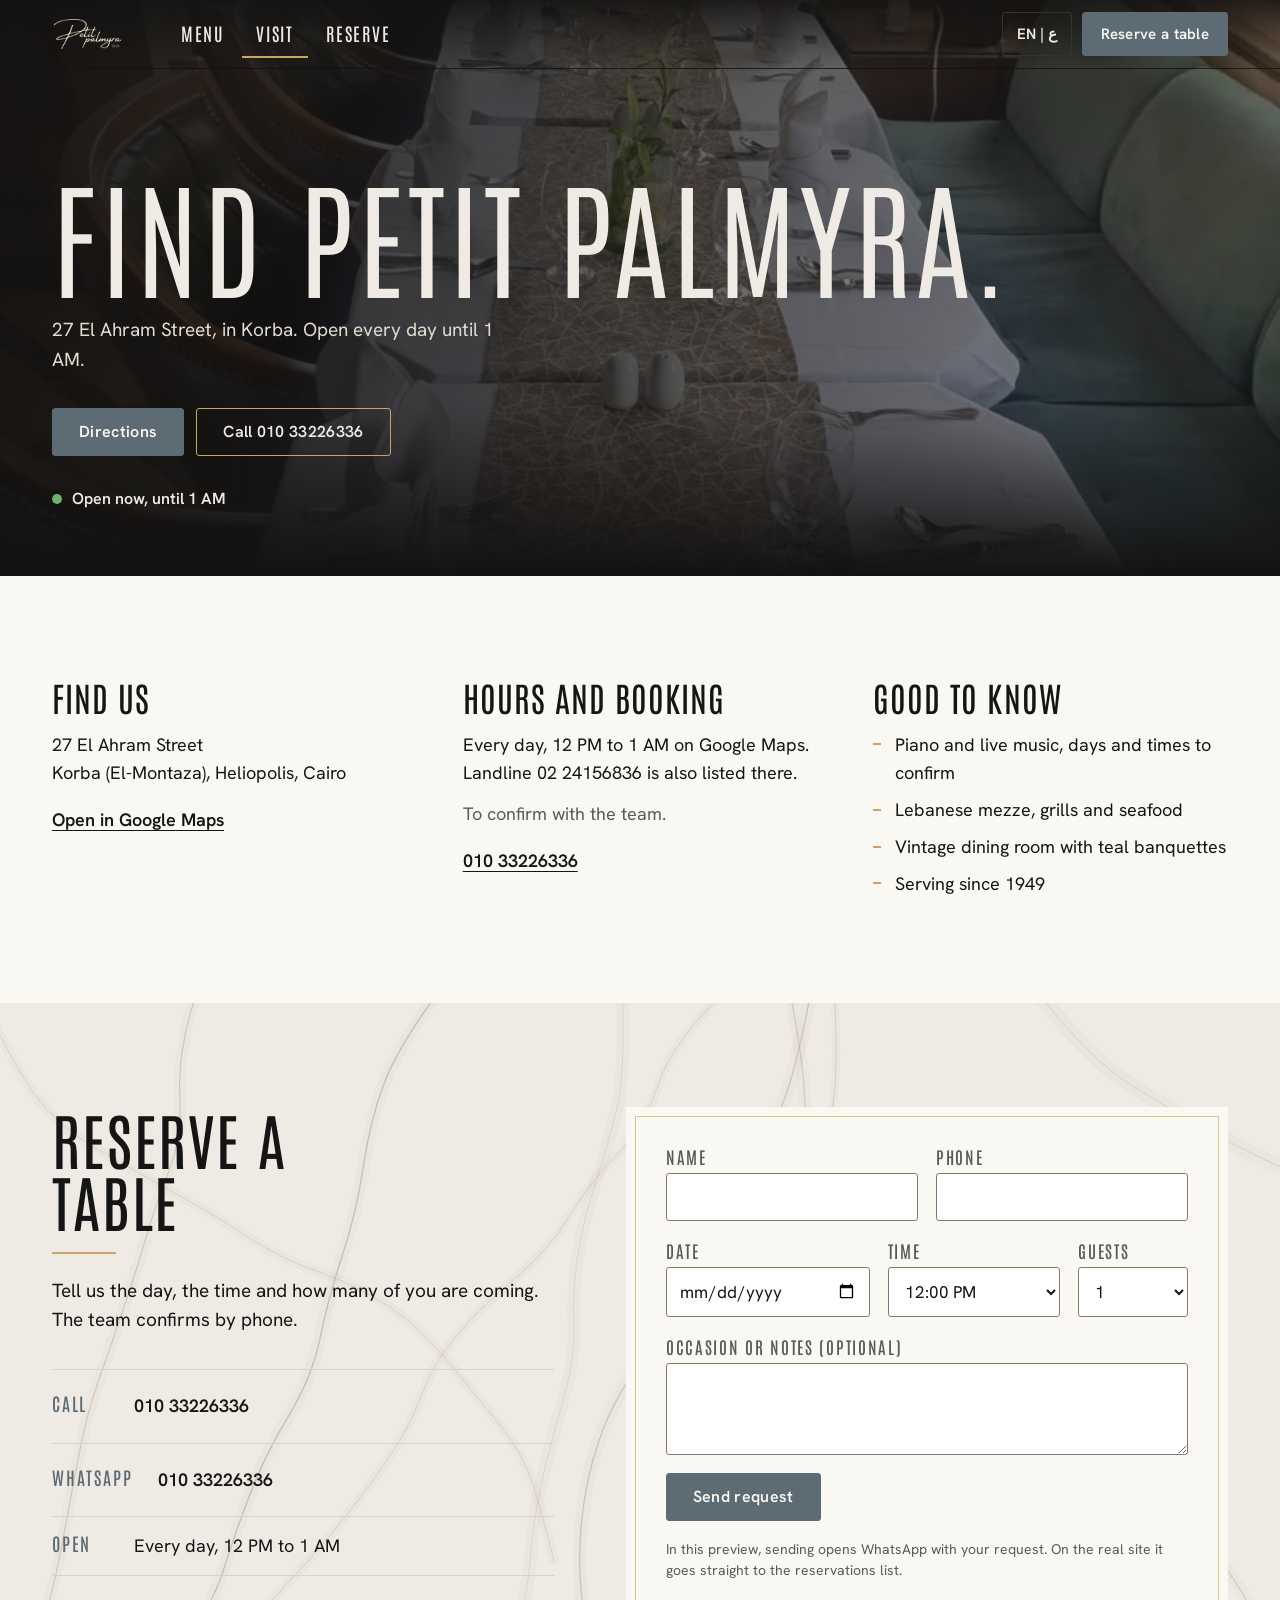
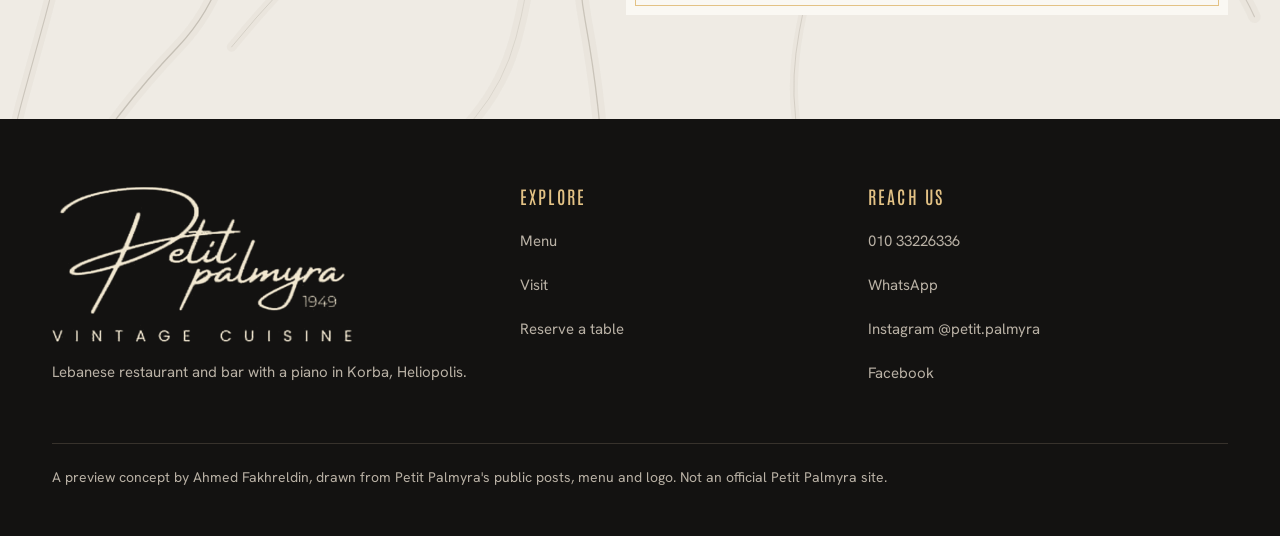
<file: visit.html>
<!doctype html>
<html lang="en"><head><meta charset="utf-8"><meta name="viewport" content="width=device-width,initial-scale=1">
<title>Visit | Petit Palmyra</title>
<meta name="description" content="Where to find Petit Palmyra on El Ahram Street in Korba, Heliopolis: address, hours, phone, directions and how to reserve."><meta name="theme-color" content="#131211"><meta name="robots" content="noindex">
<meta property="og:title" content="Visit | Petit Palmyra"><meta property="og:description" content="Where to find Petit Palmyra on El Ahram Street in Korba, Heliopolis: address, hours, phone, directions and how to reserve."><meta property="og:image" content="img/palmyra/full/02_DV5vyGTjeHT.jpg">
<link rel="icon" type="image/png" href="img/palmyra/icon.png">
<script>document.documentElement.classList.add("js")</script>
<link rel="stylesheet" href="fonts.css"><link rel="stylesheet" href="site.css"></head><body data-open="720" data-close="60" data-open-text="Open now, until 1 AM" data-closed-text="Closed now, opens at 12 PM" data-wa="201033226336">
<a class="skip" href="#main">Skip to content</a><header class="hdr hdr--over"><div class="wrap">
 <a class="brand" href="index.html" aria-label="Petit Palmyra, home"><img src="img/palmyra/mark-cream.png" alt="Petit Palmyra" width="94" height="40"></a>
 <nav class="nav" aria-label="Main"><a href="menu.html">Menu</a><a href="visit.html" aria-current="page">Visit</a><a href="index.html#reserve">Reserve</a></nav>
 <div class="hr"><button class="lang js-ar" type="button" aria-label="Switch to Arabic">EN | ع</button><a class="btn sm" href="index.html#reserve">Reserve a table</a></div>
 <button class="burger" type="button" aria-expanded="false" aria-controls="mnav" aria-label="Open menu"><i></i><i></i><i></i></button>
</div></header>
<nav class="mnav" id="mnav" aria-label="Menu"><a href="menu.html">Menu</a><a href="visit.html">Visit</a><a href="index.html#reserve">Reserve a table</a><a href="https://www.instagram.com/petit.palmyra/" target="_blank" rel="noopener">Instagram</a>
 <a class="sub js-ar" href="#" onclick="return false">Arabic version: part of the full build</a></nav>
<main id="main">
<section class="vhero"><div class="vbg"><img src="img/palmyra/full/02_DV5vyGTjeHT.jpg" alt="" width="1080" height="1080" fetchpriority="high" style="object-position:50% 35%"></div><div class="wrap">
 <div class="copy">
  <h1>Find Petit Palmyra.</h1>
  <p class="lead">27 El Ahram Street, in Korba. Open every day until 1 AM.</p>
  <div class="cta"><a class="btn" href="https://www.google.com/maps/search/?api=1&query=Petit+Palmyra+27+Al+Ahram+St+Korba+Heliopolis+Cairo" target="_blank" rel="noopener">Directions</a><a class="btn ghost" href="tel:+201033226336">Call 010 33226336</a></div>
  <p class="status js-status">Open every day, 12 PM to 1 AM</p>
 </div>
</div></section>

<section class="sec info"><div class="wrap vgrid">
 <div><h3>Find us</h3>
  <p>27 El Ahram Street<br>Korba (El-Montaza), Heliopolis, Cairo</p>
  <p><a class="lnk" href="https://www.google.com/maps/search/?api=1&query=Petit+Palmyra+27+Al+Ahram+St+Korba+Heliopolis+Cairo" target="_blank" rel="noopener">Open in Google Maps</a></p></div>
 <div><h3>Hours and booking</h3>
  <p>Every day, 12 PM to 1 AM on Google Maps. Landline 02 24156836 is also listed there.</p>
  <p class="soft">To confirm with the team.</p>
  <p><a class="lnk" href="tel:+201033226336">010 33226336</a></p></div>
 <div><h3>Good to know</h3>
  <ul><li>Piano and live music, days and times to confirm</li><li>Lebanese mezze, grills and seafood</li><li>Vintage dining room with teal banquettes</li><li>Serving since 1949</li></ul></div>
</div></section>

<section class="sec reserve" id="reserve"><svg class="marble" viewBox="0 0 1600 900" preserveAspectRatio="xMidYMid slice" aria-hidden="true" focusable="false"><path d="M-31.6,-20.0 Q13.3,72.9 40.8,113.5 Q68.4,154.1 117.3,182.7 Q166.3,211.3 217.8,239.7 Q269.2,268.1 309.5,294.8 Q349.8,321.4 397.2,338.1 Q444.5,354.7 484.0,380.4 Q523.4,406.1 557.7,448.0 Q592.0,489.8 623.4,528.0 Q654.8,566.2 667.8,609.1 Q680.8,651.9 692.5,700.2" fill="none" stroke="#CBC5BA" stroke-width="12.3" stroke-opacity=".16" stroke-linecap="round"/><path d="M-31.6,-20.0 Q13.3,72.9 40.8,113.5 Q68.4,154.1 117.3,182.7 Q166.3,211.3 217.8,239.7 Q269.2,268.1 309.5,294.8 Q349.8,321.4 397.2,338.1 Q444.5,354.7 484.0,380.4 Q523.4,406.1 557.7,448.0 Q592.0,489.8 623.4,528.0 Q654.8,566.2 667.8,609.1 Q680.8,651.9 692.5,700.2" fill="none" stroke="#9D968A" stroke-width="0.88" stroke-opacity="0.38" stroke-linecap="round"/><path d="M1015.1,-20.0 Q994.3,96.0 972.3,142.4 Q950.2,188.7 943.3,229.9 Q936.3,271.1 907.6,307.5 Q879.0,343.9 849.6,386.7 Q820.2,429.5 793.4,463.9 Q766.5,498.4 748.8,549.3 Q731.1,600.2 726.2,659.3 Q721.2,718.3 731.4,774.2 Q741.6,830.1 747.3,882.0 Q753.0,933.9 752.0,982.0" fill="none" stroke="#CBC5BA" stroke-width="16.9" stroke-opacity=".16" stroke-linecap="round"/><path d="M1015.1,-20.0 Q994.3,96.0 972.3,142.4 Q950.2,188.7 943.3,229.9 Q936.3,271.1 907.6,307.5 Q879.0,343.9 849.6,386.7 Q820.2,429.5 793.4,463.9 Q766.5,498.4 748.8,549.3 Q731.1,600.2 726.2,659.3 Q721.2,718.3 731.4,774.2 Q741.6,830.1 747.3,882.0 Q753.0,933.9 752.0,982.0" fill="none" stroke="#9D968A" stroke-width="1.56" stroke-opacity="0.43" stroke-linecap="round"/><path d="M554.2,-20.0 Q498.0,56.1 480.5,102.1 Q462.9,148.2 454.2,206.8 Q445.4,265.5 428.0,317.9 Q410.6,370.3 400.4,420.1 Q390.2,470.0 361.8,516.7 Q333.5,563.4 315.6,608.6 Q297.7,653.7 279.8,709.8 Q261.9,765.9 222.5,807.1 Q183.0,848.4 148.6,893.1 Q114.2,937.7 101.1,977.1" fill="none" stroke="#CBC5BA" stroke-width="15.8" stroke-opacity=".16" stroke-linecap="round"/><path d="M554.2,-20.0 Q498.0,56.1 480.5,102.1 Q462.9,148.2 454.2,206.8 Q445.4,265.5 428.0,317.9 Q410.6,370.3 400.4,420.1 Q390.2,470.0 361.8,516.7 Q333.5,563.4 315.6,608.6 Q297.7,653.7 279.8,709.8 Q261.9,765.9 222.5,807.1 Q183.0,848.4 148.6,893.1 Q114.2,937.7 101.1,977.1" fill="none" stroke="#9D968A" stroke-width="1.69" stroke-opacity="0.48" stroke-linecap="round"/><path d="M914.4,-20.0 Q839.6,51.0 822.9,104.1 Q806.2,157.2 772.4,191.1 Q738.5,224.9 712.5,267.8 Q686.5,310.8 642.8,347.4 Q599.2,384.1 569.7,419.5 Q540.3,454.8 526.1,494.7 Q511.8,534.5 479.1,581.0 Q446.3,627.4 416.9,662.9 Q387.4,698.4 353.3,734.7 Q319.1,771.1 289.5,807.4" fill="none" stroke="#CBC5BA" stroke-width="12.0" stroke-opacity=".16" stroke-linecap="round"/><path d="M914.4,-20.0 Q839.6,51.0 822.9,104.1 Q806.2,157.2 772.4,191.1 Q738.5,224.9 712.5,267.8 Q686.5,310.8 642.8,347.4 Q599.2,384.1 569.7,419.5 Q540.3,454.8 526.1,494.7 Q511.8,534.5 479.1,581.0 Q446.3,627.4 416.9,662.9 Q387.4,698.4 353.3,734.7 Q319.1,771.1 289.5,807.4" fill="none" stroke="#9D968A" stroke-width="0.74" stroke-opacity="0.46" stroke-linecap="round"/><path d="M1290.2,-20.0 Q1360.8,72.7 1413.0,104.6 Q1465.2,136.5 1503.0,158.1 Q1540.8,179.7 1584.8,200.1 Q1628.8,220.5 1674.3,238.0 Q1719.8,255.6 1752.1,281.7 Q1784.4,307.8 1827.4,324.5 Q1870.5,341.2 1916.5,356.3 Q1962.5,371.4 2003.6,388.9 Q2044.7,406.4 2083.7,423.2 Q2122.8,440.1 2175.5,460.1" fill="none" stroke="#CBC5BA" stroke-width="20.2" stroke-opacity=".16" stroke-linecap="round"/><path d="M1290.2,-20.0 Q1360.8,72.7 1413.0,104.6 Q1465.2,136.5 1503.0,158.1 Q1540.8,179.7 1584.8,200.1 Q1628.8,220.5 1674.3,238.0 Q1719.8,255.6 1752.1,281.7 Q1784.4,307.8 1827.4,324.5 Q1870.5,341.2 1916.5,356.3 Q1962.5,371.4 2003.6,388.9 Q2044.7,406.4 2083.7,423.2 Q2122.8,440.1 2175.5,460.1" fill="none" stroke="#9D968A" stroke-width="0.75" stroke-opacity="0.44" stroke-linecap="round"/><path d="M1042.3,-20.0 Q1049.1,96.6 1039.1,139.2 Q1029.1,181.7 1029.8,240.2 Q1030.6,298.8 1036.3,356.6 Q1042.1,414.4 1037.2,466.9 Q1032.3,519.3 1034.3,568.7 Q1036.3,618.1 1023.1,674.1 Q1009.8,730.1 999.2,787.5 Q988.6,845.0 994.3,893.1 Q999.9,941.2 991.2,984.4 Q982.5,1027.6 964.0,1063.8" fill="none" stroke="#CBC5BA" stroke-width="10.1" stroke-opacity=".16" stroke-linecap="round"/><path d="M1042.3,-20.0 Q1049.1,96.6 1039.1,139.2 Q1029.1,181.7 1029.8,240.2 Q1030.6,298.8 1036.3,356.6 Q1042.1,414.4 1037.2,466.9 Q1032.3,519.3 1034.3,568.7 Q1036.3,618.1 1023.1,674.1 Q1009.8,730.1 999.2,787.5 Q988.6,845.0 994.3,893.1 Q999.9,941.2 991.2,984.4 Q982.5,1027.6 964.0,1063.8" fill="none" stroke="#9D968A" stroke-width="0.97" stroke-opacity="0.39" stroke-linecap="round"/><path d="M248.8,-20.0 Q221.8,58.6 224.8,114.9 Q227.7,171.2 212.0,210.2 Q196.2,249.2 181.9,297.6 Q167.6,345.9 152.9,388.9 Q138.3,431.8 123.2,474.6 Q108.2,517.3 98.4,568.5 Q88.5,619.7 79.6,668.7 Q70.8,717.7 56.6,769.6 Q42.4,821.6 30.5,864.3 Q18.6,906.9 10.5,950.2" fill="none" stroke="#CBC5BA" stroke-width="14.3" stroke-opacity=".16" stroke-linecap="round"/><path d="M248.8,-20.0 Q221.8,58.6 224.8,114.9 Q227.7,171.2 212.0,210.2 Q196.2,249.2 181.9,297.6 Q167.6,345.9 152.9,388.9 Q138.3,431.8 123.2,474.6 Q108.2,517.3 98.4,568.5 Q88.5,619.7 79.6,668.7 Q70.8,717.7 56.6,769.6 Q42.4,821.6 30.5,864.3 Q18.6,906.9 10.5,950.2" fill="none" stroke="#9D968A" stroke-width="1.40" stroke-opacity="0.41" stroke-linecap="round"/><path d="M778.0,-20.0 Q781.6,90.9 771.1,134.1 Q760.7,177.3 744.3,227.8 Q727.8,278.4 721.8,320.1 Q715.7,361.7 717.4,404.3 Q719.2,447.0 704.0,499.0 Q688.8,551.1 677.8,597.8 Q666.8,644.6 663.3,692.1 Q659.9,739.6 645.0,795.7 Q630.1,851.7 594.3,894.9 Q558.4,938.0 528.0,979.1" fill="none" stroke="#CBC5BA" stroke-width="15.8" stroke-opacity=".16" stroke-linecap="round"/><path d="M778.0,-20.0 Q781.6,90.9 771.1,134.1 Q760.7,177.3 744.3,227.8 Q727.8,278.4 721.8,320.1 Q715.7,361.7 717.4,404.3 Q719.2,447.0 704.0,499.0 Q688.8,551.1 677.8,597.8 Q666.8,644.6 663.3,692.1 Q659.9,739.6 645.0,795.7 Q630.1,851.7 594.3,894.9 Q558.4,938.0 528.0,979.1" fill="none" stroke="#9D968A" stroke-width="0.62" stroke-opacity="0.42" stroke-linecap="round"/><path d="M985.7,-20.0 Q1003.6,70.7 1005.6,118.8 Q1007.5,167.0 1024.8,212.6 Q1042.1,258.1 1059.1,296.4 Q1076.1,334.7 1097.6,377.7 Q1119.1,420.6 1151.3,456.5 Q1183.4,492.4 1230.5,517.4 Q1277.6,542.4 1321.3,561.7 Q1365.1,581.0 1417.5,611.1 Q1469.9,641.2 1507.7,680.4 Q1545.5,719.6 1568.1,769.7" fill="none" stroke="#CBC5BA" stroke-width="15.5" stroke-opacity=".16" stroke-linecap="round"/><path d="M985.7,-20.0 Q1003.6,70.7 1005.6,118.8 Q1007.5,167.0 1024.8,212.6 Q1042.1,258.1 1059.1,296.4 Q1076.1,334.7 1097.6,377.7 Q1119.1,420.6 1151.3,456.5 Q1183.4,492.4 1230.5,517.4 Q1277.6,542.4 1321.3,561.7 Q1365.1,581.0 1417.5,611.1 Q1469.9,641.2 1507.7,680.4 Q1545.5,719.6 1568.1,769.7" fill="none" stroke="#9D968A" stroke-width="1.43" stroke-opacity="0.37" stroke-linecap="round"/></svg><div class="wrap">
 <div class="rcopy">
  <h2>Reserve a table</h2><span class="rule"></span>
  <p class="lead">Tell us the day, the time and how many of you are coming. The team confirms by phone.</p>
  <ul class="ways"><li><span>Call</span><a href="tel:+201033226336">010 33226336</a></li><li><span>WhatsApp</span><a href="https://wa.me/201033226336" target="_blank" rel="noopener">010 33226336</a></li><li><span>Open</span>Every day, 12 PM to 1 AM</li></ul>
 </div>
 <form class="rform js-rform" id="rform" novalidate>
  <div class="two"><div class="fld"><label for="rf-name">Name</label><input id="rf-name" name="name" autocomplete="name" required></div><div class="fld"><label for="rf-phone">Phone</label><input id="rf-phone" name="phone" type="tel" autocomplete="tel" inputmode="tel" required></div></div>
  <div class="three"><div class="fld"><label for="rf-date">Date</label><input id="rf-date" name="date" type="date" required></div><div class="fld"><label for="rf-time">Time</label><select id="rf-time" name="time"><option>12:00 PM</option><option>12:30 PM</option><option>1:00 PM</option><option>1:30 PM</option><option>2:00 PM</option><option>2:30 PM</option><option>3:00 PM</option><option>3:30 PM</option><option>4:00 PM</option><option>4:30 PM</option><option>5:00 PM</option><option>5:30 PM</option><option>6:00 PM</option><option>6:30 PM</option><option>7:00 PM</option><option>7:30 PM</option><option>8:00 PM</option><option>8:30 PM</option><option>9:00 PM</option><option>9:30 PM</option><option>10:00 PM</option><option>10:30 PM</option><option>11:00 PM</option><option>11:30 PM</option><option>12:00 AM</option><option>12:30 AM</option></select></div><div class="fld"><label for="rf-guests">Guests</label><select id="rf-guests" name="guests"><option>1</option><option>2</option><option>3</option><option>4</option><option>5</option><option>6</option><option>7</option><option>8</option><option>9</option><option>10</option><option>11</option><option>12</option></select></div></div>
  <div class="fld"><label for="rf-notes">Occasion or notes (optional)</label><textarea id="rf-notes" name="notes" rows="3"></textarea></div>
  <p class="rerr" id="rf-err" role="alert" hidden></p>
  <button class="btn" type="submit">Send request</button>
  <p class="fine">In this preview, sending opens WhatsApp with your request. On the real site it goes straight to the reservations list.</p>
  <a class="js-mail" href="#" hidden tabindex="-1" aria-hidden="true">send</a>
 </form>
</div></section>
</main><footer class="ftr"><div class="wrap">
 <div><img src="img/palmyra/logo-cream.png" alt="Petit Palmyra, vintage cuisine, 1949" width="232" height="120"><p style="margin-top:18px">Lebanese restaurant and bar with a piano in Korba, Heliopolis.</p></div>
 <div><h4>Explore</h4><ul><li><a href="menu.html">Menu</a></li><li><a href="visit.html">Visit</a></li><li><a href="index.html#reserve">Reserve a table</a></li></ul></div>
 <div><h4>Reach us</h4><ul><li><a href="tel:+201033226336">010 33226336</a></li><li><a href="https://wa.me/201033226336" target="_blank" rel="noopener">WhatsApp</a></li><li><a href="https://www.instagram.com/petit.palmyra/" target="_blank" rel="noopener">Instagram @petit.palmyra</a></li><li><a href="https://www.facebook.com/petit.palmyra" target="_blank" rel="noopener">Facebook</a></li></ul></div>
 <p class="fine">A preview concept by Ahmed Fakhreldin, drawn from Petit Palmyra's public posts, menu and logo. Not an official Petit Palmyra site.</p>
</div></footer><nav class="mbar" aria-label="Quick actions"><a class="main" href="index.html#reserve">Reserve</a><a href="menu.html">Menu</a><a href="tel:+201033226336">Call</a></nav><div class="toast" role="status" aria-live="polite">The Arabic version is part of the full build.</div><script src="app.js"></script></body></html>
</file>
<file: fonts.css>
/* latin-ext */
@font-face {
  font-family: 'Antonio';
  font-style: normal;
  font-weight: 300;
  font-display: swap;
  src: url(fonts/c0c201a4a9ea.woff2) format('woff2');
  unicode-range: U+0100-02BA, U+02BD-02C5, U+02C7-02CC, U+02CE-02D7, U+02DD-02FF, U+0304, U+0308, U+0329, U+1D00-1DBF, U+1E00-1E9F, U+1EF2-1EFF, U+2020, U+20A0-20AB, U+20AD-20C0, U+2113, U+2C60-2C7F, U+A720-A7FF;
}
/* latin */
@font-face {
  font-family: 'Antonio';
  font-style: normal;
  font-weight: 300;
  font-display: swap;
  src: url(fonts/6b497ad16e94.woff2) format('woff2');
  unicode-range: U+0000-00FF, U+0131, U+0152-0153, U+02BB-02BC, U+02C6, U+02DA, U+02DC, U+0304, U+0308, U+0329, U+2000-206F, U+20AC, U+2122, U+2191, U+2193, U+2212, U+2215, U+FEFF, U+FFFD;
}
/* latin-ext */
@font-face {
  font-family: 'Antonio';
  font-style: normal;
  font-weight: 400;
  font-display: swap;
  src: url(fonts/c0c201a4a9ea.woff2) format('woff2');
  unicode-range: U+0100-02BA, U+02BD-02C5, U+02C7-02CC, U+02CE-02D7, U+02DD-02FF, U+0304, U+0308, U+0329, U+1D00-1DBF, U+1E00-1E9F, U+1EF2-1EFF, U+2020, U+20A0-20AB, U+20AD-20C0, U+2113, U+2C60-2C7F, U+A720-A7FF;
}
/* latin */
@font-face {
  font-family: 'Antonio';
  font-style: normal;
  font-weight: 400;
  font-display: swap;
  src: url(fonts/6b497ad16e94.woff2) format('woff2');
  unicode-range: U+0000-00FF, U+0131, U+0152-0153, U+02BB-02BC, U+02C6, U+02DA, U+02DC, U+0304, U+0308, U+0329, U+2000-206F, U+20AC, U+2122, U+2191, U+2193, U+2212, U+2215, U+FEFF, U+FFFD;
}
/* latin-ext */
@font-face {
  font-family: 'Antonio';
  font-style: normal;
  font-weight: 500;
  font-display: swap;
  src: url(fonts/c0c201a4a9ea.woff2) format('woff2');
  unicode-range: U+0100-02BA, U+02BD-02C5, U+02C7-02CC, U+02CE-02D7, U+02DD-02FF, U+0304, U+0308, U+0329, U+1D00-1DBF, U+1E00-1E9F, U+1EF2-1EFF, U+2020, U+20A0-20AB, U+20AD-20C0, U+2113, U+2C60-2C7F, U+A720-A7FF;
}
/* latin */
@font-face {
  font-family: 'Antonio';
  font-style: normal;
  font-weight: 500;
  font-display: swap;
  src: url(fonts/6b497ad16e94.woff2) format('woff2');
  unicode-range: U+0000-00FF, U+0131, U+0152-0153, U+02BB-02BC, U+02C6, U+02DA, U+02DC, U+0304, U+0308, U+0329, U+2000-206F, U+20AC, U+2122, U+2191, U+2193, U+2212, U+2215, U+FEFF, U+FFFD;
}
/* latin-ext */
@font-face {
  font-family: 'Antonio';
  font-style: normal;
  font-weight: 600;
  font-display: swap;
  src: url(fonts/c0c201a4a9ea.woff2) format('woff2');
  unicode-range: U+0100-02BA, U+02BD-02C5, U+02C7-02CC, U+02CE-02D7, U+02DD-02FF, U+0304, U+0308, U+0329, U+1D00-1DBF, U+1E00-1E9F, U+1EF2-1EFF, U+2020, U+20A0-20AB, U+20AD-20C0, U+2113, U+2C60-2C7F, U+A720-A7FF;
}
/* latin */
@font-face {
  font-family: 'Antonio';
  font-style: normal;
  font-weight: 600;
  font-display: swap;
  src: url(fonts/6b497ad16e94.woff2) format('woff2');
  unicode-range: U+0000-00FF, U+0131, U+0152-0153, U+02BB-02BC, U+02C6, U+02DA, U+02DC, U+0304, U+0308, U+0329, U+2000-206F, U+20AC, U+2122, U+2191, U+2193, U+2212, U+2215, U+FEFF, U+FFFD;
}
/* cyrillic-ext */
@font-face {
  font-family: 'Hanken Grotesk';
  font-style: normal;
  font-weight: 400;
  font-display: swap;
  src: url(fonts/00849f11728e.woff2) format('woff2');
  unicode-range: U+0460-052F, U+1C80-1C8A, U+20B4, U+2DE0-2DFF, U+A640-A69F, U+FE2E-FE2F;
}
/* vietnamese */
@font-face {
  font-family: 'Hanken Grotesk';
  font-style: normal;
  font-weight: 400;
  font-display: swap;
  src: url(fonts/e98c510959ab.woff2) format('woff2');
  unicode-range: U+0102-0103, U+0110-0111, U+0128-0129, U+0168-0169, U+01A0-01A1, U+01AF-01B0, U+0300-0301, U+0303-0304, U+0308-0309, U+0323, U+0329, U+1EA0-1EF9, U+20AB;
}
/* latin-ext */
@font-face {
  font-family: 'Hanken Grotesk';
  font-style: normal;
  font-weight: 400;
  font-display: swap;
  src: url(fonts/af150b918157.woff2) format('woff2');
  unicode-range: U+0100-02BA, U+02BD-02C5, U+02C7-02CC, U+02CE-02D7, U+02DD-02FF, U+0304, U+0308, U+0329, U+1D00-1DBF, U+1E00-1E9F, U+1EF2-1EFF, U+2020, U+20A0-20AB, U+20AD-20C0, U+2113, U+2C60-2C7F, U+A720-A7FF;
}
/* latin */
@font-face {
  font-family: 'Hanken Grotesk';
  font-style: normal;
  font-weight: 400;
  font-display: swap;
  src: url(fonts/60503460da53.woff2) format('woff2');
  unicode-range: U+0000-00FF, U+0131, U+0152-0153, U+02BB-02BC, U+02C6, U+02DA, U+02DC, U+0304, U+0308, U+0329, U+2000-206F, U+20AC, U+2122, U+2191, U+2193, U+2212, U+2215, U+FEFF, U+FFFD;
}
/* cyrillic-ext */
@font-face {
  font-family: 'Hanken Grotesk';
  font-style: normal;
  font-weight: 500;
  font-display: swap;
  src: url(fonts/00849f11728e.woff2) format('woff2');
  unicode-range: U+0460-052F, U+1C80-1C8A, U+20B4, U+2DE0-2DFF, U+A640-A69F, U+FE2E-FE2F;
}
/* vietnamese */
@font-face {
  font-family: 'Hanken Grotesk';
  font-style: normal;
  font-weight: 500;
  font-display: swap;
  src: url(fonts/e98c510959ab.woff2) format('woff2');
  unicode-range: U+0102-0103, U+0110-0111, U+0128-0129, U+0168-0169, U+01A0-01A1, U+01AF-01B0, U+0300-0301, U+0303-0304, U+0308-0309, U+0323, U+0329, U+1EA0-1EF9, U+20AB;
}
/* latin-ext */
@font-face {
  font-family: 'Hanken Grotesk';
  font-style: normal;
  font-weight: 500;
  font-display: swap;
  src: url(fonts/af150b918157.woff2) format('woff2');
  unicode-range: U+0100-02BA, U+02BD-02C5, U+02C7-02CC, U+02CE-02D7, U+02DD-02FF, U+0304, U+0308, U+0329, U+1D00-1DBF, U+1E00-1E9F, U+1EF2-1EFF, U+2020, U+20A0-20AB, U+20AD-20C0, U+2113, U+2C60-2C7F, U+A720-A7FF;
}
/* latin */
@font-face {
  font-family: 'Hanken Grotesk';
  font-style: normal;
  font-weight: 500;
  font-display: swap;
  src: url(fonts/60503460da53.woff2) format('woff2');
  unicode-range: U+0000-00FF, U+0131, U+0152-0153, U+02BB-02BC, U+02C6, U+02DA, U+02DC, U+0304, U+0308, U+0329, U+2000-206F, U+20AC, U+2122, U+2191, U+2193, U+2212, U+2215, U+FEFF, U+FFFD;
}
/* cyrillic-ext */
@font-face {
  font-family: 'Hanken Grotesk';
  font-style: normal;
  font-weight: 600;
  font-display: swap;
  src: url(fonts/00849f11728e.woff2) format('woff2');
  unicode-range: U+0460-052F, U+1C80-1C8A, U+20B4, U+2DE0-2DFF, U+A640-A69F, U+FE2E-FE2F;
}
/* vietnamese */
@font-face {
  font-family: 'Hanken Grotesk';
  font-style: normal;
  font-weight: 600;
  font-display: swap;
  src: url(fonts/e98c510959ab.woff2) format('woff2');
  unicode-range: U+0102-0103, U+0110-0111, U+0128-0129, U+0168-0169, U+01A0-01A1, U+01AF-01B0, U+0300-0301, U+0303-0304, U+0308-0309, U+0323, U+0329, U+1EA0-1EF9, U+20AB;
}
/* latin-ext */
@font-face {
  font-family: 'Hanken Grotesk';
  font-style: normal;
  font-weight: 600;
  font-display: swap;
  src: url(fonts/af150b918157.woff2) format('woff2');
  unicode-range: U+0100-02BA, U+02BD-02C5, U+02C7-02CC, U+02CE-02D7, U+02DD-02FF, U+0304, U+0308, U+0329, U+1D00-1DBF, U+1E00-1E9F, U+1EF2-1EFF, U+2020, U+20A0-20AB, U+20AD-20C0, U+2113, U+2C60-2C7F, U+A720-A7FF;
}
/* latin */
@font-face {
  font-family: 'Hanken Grotesk';
  font-style: normal;
  font-weight: 600;
  font-display: swap;
  src: url(fonts/60503460da53.woff2) format('woff2');
  unicode-range: U+0000-00FF, U+0131, U+0152-0153, U+02BB-02BC, U+02C6, U+02DA, U+02DC, U+0304, U+0308, U+0329, U+2000-206F, U+20AC, U+2122, U+2191, U+2193, U+2212, U+2215, U+FEFF, U+FFFD;
}
/* cyrillic-ext */
@font-face {
  font-family: 'Hanken Grotesk';
  font-style: normal;
  font-weight: 700;
  font-display: swap;
  src: url(fonts/00849f11728e.woff2) format('woff2');
  unicode-range: U+0460-052F, U+1C80-1C8A, U+20B4, U+2DE0-2DFF, U+A640-A69F, U+FE2E-FE2F;
}
/* vietnamese */
@font-face {
  font-family: 'Hanken Grotesk';
  font-style: normal;
  font-weight: 700;
  font-display: swap;
  src: url(fonts/e98c510959ab.woff2) format('woff2');
  unicode-range: U+0102-0103, U+0110-0111, U+0128-0129, U+0168-0169, U+01A0-01A1, U+01AF-01B0, U+0300-0301, U+0303-0304, U+0308-0309, U+0323, U+0329, U+1EA0-1EF9, U+20AB;
}
/* latin-ext */
@font-face {
  font-family: 'Hanken Grotesk';
  font-style: normal;
  font-weight: 700;
  font-display: swap;
  src: url(fonts/af150b918157.woff2) format('woff2');
  unicode-range: U+0100-02BA, U+02BD-02C5, U+02C7-02CC, U+02CE-02D7, U+02DD-02FF, U+0304, U+0308, U+0329, U+1D00-1DBF, U+1E00-1E9F, U+1EF2-1EFF, U+2020, U+20A0-20AB, U+20AD-20C0, U+2113, U+2C60-2C7F, U+A720-A7FF;
}
/* latin */
@font-face {
  font-family: 'Hanken Grotesk';
  font-style: normal;
  font-weight: 700;
  font-display: swap;
  src: url(fonts/60503460da53.woff2) format('woff2');
  unicode-range: U+0000-00FF, U+0131, U+0152-0153, U+02BB-02BC, U+02C6, U+02DA, U+02DC, U+0304, U+0308, U+0329, U+2000-206F, U+20AC, U+2122, U+2191, U+2193, U+2212, U+2215, U+FEFF, U+FFFD;
}
/* vietnamese */
@font-face {
  font-family: 'Newsreader';
  font-style: italic;
  font-weight: 400;
  font-display: swap;
  src: url(fonts/bff6159ff1e2.woff2) format('woff2');
  unicode-range: U+0102-0103, U+0110-0111, U+0128-0129, U+0168-0169, U+01A0-01A1, U+01AF-01B0, U+0300-0301, U+0303-0304, U+0308-0309, U+0323, U+0329, U+1EA0-1EF9, U+20AB;
}
/* latin-ext */
@font-face {
  font-family: 'Newsreader';
  font-style: italic;
  font-weight: 400;
  font-display: swap;
  src: url(fonts/c62bdcbb62e4.woff2) format('woff2');
  unicode-range: U+0100-02BA, U+02BD-02C5, U+02C7-02CC, U+02CE-02D7, U+02DD-02FF, U+0304, U+0308, U+0329, U+1D00-1DBF, U+1E00-1E9F, U+1EF2-1EFF, U+2020, U+20A0-20AB, U+20AD-20C0, U+2113, U+2C60-2C7F, U+A720-A7FF;
}
/* latin */
@font-face {
  font-family: 'Newsreader';
  font-style: italic;
  font-weight: 400;
  font-display: swap;
  src: url(fonts/84f4aa1199c1.woff2) format('woff2');
  unicode-range: U+0000-00FF, U+0131, U+0152-0153, U+02BB-02BC, U+02C6, U+02DA, U+02DC, U+0304, U+0308, U+0329, U+2000-206F, U+20AC, U+2122, U+2191, U+2193, U+2212, U+2215, U+FEFF, U+FFFD;
}
/* vietnamese */
@font-face {
  font-family: 'Newsreader';
  font-style: italic;
  font-weight: 500;
  font-display: swap;
  src: url(fonts/bff6159ff1e2.woff2) format('woff2');
  unicode-range: U+0102-0103, U+0110-0111, U+0128-0129, U+0168-0169, U+01A0-01A1, U+01AF-01B0, U+0300-0301, U+0303-0304, U+0308-0309, U+0323, U+0329, U+1EA0-1EF9, U+20AB;
}
/* latin-ext */
@font-face {
  font-family: 'Newsreader';
  font-style: italic;
  font-weight: 500;
  font-display: swap;
  src: url(fonts/c62bdcbb62e4.woff2) format('woff2');
  unicode-range: U+0100-02BA, U+02BD-02C5, U+02C7-02CC, U+02CE-02D7, U+02DD-02FF, U+0304, U+0308, U+0329, U+1D00-1DBF, U+1E00-1E9F, U+1EF2-1EFF, U+2020, U+20A0-20AB, U+20AD-20C0, U+2113, U+2C60-2C7F, U+A720-A7FF;
}
/* latin */
@font-face {
  font-family: 'Newsreader';
  font-style: italic;
  font-weight: 500;
  font-display: swap;
  src: url(fonts/84f4aa1199c1.woff2) format('woff2');
  unicode-range: U+0000-00FF, U+0131, U+0152-0153, U+02BB-02BC, U+02C6, U+02DA, U+02DC, U+0304, U+0308, U+0329, U+2000-206F, U+20AC, U+2122, U+2191, U+2193, U+2212, U+2215, U+FEFF, U+FFFD;
}
/* vietnamese */
@font-face {
  font-family: 'Newsreader';
  font-style: normal;
  font-weight: 400;
  font-display: swap;
  src: url(fonts/9d8627ebf0de.woff2) format('woff2');
  unicode-range: U+0102-0103, U+0110-0111, U+0128-0129, U+0168-0169, U+01A0-01A1, U+01AF-01B0, U+0300-0301, U+0303-0304, U+0308-0309, U+0323, U+0329, U+1EA0-1EF9, U+20AB;
}
/* latin-ext */
@font-face {
  font-family: 'Newsreader';
  font-style: normal;
  font-weight: 400;
  font-display: swap;
  src: url(fonts/fcf32aa80be7.woff2) format('woff2');
  unicode-range: U+0100-02BA, U+02BD-02C5, U+02C7-02CC, U+02CE-02D7, U+02DD-02FF, U+0304, U+0308, U+0329, U+1D00-1DBF, U+1E00-1E9F, U+1EF2-1EFF, U+2020, U+20A0-20AB, U+20AD-20C0, U+2113, U+2C60-2C7F, U+A720-A7FF;
}
/* latin */
@font-face {
  font-family: 'Newsreader';
  font-style: normal;
  font-weight: 400;
  font-display: swap;
  src: url(fonts/3dbee31a048d.woff2) format('woff2');
  unicode-range: U+0000-00FF, U+0131, U+0152-0153, U+02BB-02BC, U+02C6, U+02DA, U+02DC, U+0304, U+0308, U+0329, U+2000-206F, U+20AC, U+2122, U+2191, U+2193, U+2212, U+2215, U+FEFF, U+FFFD;
}
</file>
<file: site.css>
/* Rossini preview: dark walnut room on top, marble for what you read and do.
   Colours from the logo and the renovated room (walnut, marble, brass, banquette coral). */
:root{--night:#131211;--wood:#1B1815;--panel:#26221E;--ink:#151515;--marble:#EFEBE4;--paper:#FAF8F3;--stone:#DEDBD5;--brass:#C9A464;--brass-lt:#E3C285;--coral:#5D6B74;--coral-dk:#48545C;--rose:#94080F;--mute:#5B5A55;--mute-dk:#B9B1A5;--line:#D8D3C9;--line-dk:#37322C;--h:68px}
*{box-sizing:border-box;margin:0;padding:0}
html{scroll-behavior:smooth;-webkit-text-size-adjust:100%}
body{font-family:"Hanken Grotesk",system-ui,sans-serif;font-size:17px;line-height:1.6;color:var(--ink);background:var(--marble);-webkit-font-smoothing:antialiased}
img{display:block;max-width:100%}
a{color:inherit}
h1,h2,h3{font-family:"Antonio","Hanken Grotesk",sans-serif;font-weight:400;text-transform:uppercase;letter-spacing:.03em;line-height:1.02}
:focus-visible{outline:3px solid var(--brass-lt);outline-offset:3px;border-radius:4px}
.skip{position:absolute;left:-999px;top:8px;background:var(--marble);color:var(--ink);padding:10px 16px;border-radius:6px;z-index:100}.skip:focus{left:8px}
.wrap{max-width:1240px;margin:0 auto;padding:0 32px}

/* header */
.hdr{position:sticky;top:0;z-index:50;background:var(--night);color:var(--marble);border-bottom:1px solid var(--line-dk)}
.hdr .wrap{height:var(--h);display:flex;align-items:center;gap:28px}
.brand{display:block;flex:none;padding:6px 0}.brand img{height:30px;width:auto}
.nav{display:flex;gap:4px;margin-left:16px}
.nav a{text-decoration:none;font:500 18px/1 "Antonio";letter-spacing:.1em;text-transform:uppercase;padding:14px 14px;border-bottom:2px solid transparent}
.nav a:hover{color:var(--brass-lt)}.nav a[aria-current=page]{border-bottom-color:var(--brass)}
.hr{margin-left:auto;display:flex;gap:10px;align-items:center}
.btn{display:inline-flex;align-items:center;justify-content:center;gap:8px;font:600 16px/1 "Hanken Grotesk",sans-serif;letter-spacing:.02em;text-decoration:none;padding:15px 26px;border-radius:3px;border:1.5px solid var(--coral);background:var(--coral);color:var(--paper);cursor:pointer;min-height:48px}
.btn:hover{background:var(--coral-dk);border-color:var(--coral-dk)}
.btn.ghost{background:transparent;color:var(--marble);border-color:var(--brass)}.btn.ghost:hover{background:var(--brass);color:var(--ink);border-color:var(--brass)}
.btn.dk{background:var(--ink);border-color:var(--ink);color:var(--marble)}.btn.dk:hover{background:#2E3A41;border-color:#2E3A41}
.btn.sm{padding:11px 18px;min-height:44px;font-size:15px}
.lang{font:600 15px/1 "Hanken Grotesk";border:1.5px solid var(--line-dk);background:transparent;color:var(--marble);border-radius:3px;padding:10px 14px;min-height:44px;cursor:pointer}.lang:hover{border-color:var(--brass)}
.burger{display:none;margin-left:auto;width:48px;height:48px;border:0;background:transparent;cursor:pointer;position:relative}
.burger i{position:absolute;left:11px;right:11px;height:2px;background:var(--marble);transition:transform .25s,opacity .25s}
.burger i:nth-child(1){top:17px}.burger i:nth-child(2){top:23px}.burger i:nth-child(3){top:29px}
.burger[aria-expanded=true] i:nth-child(1){top:23px;transform:rotate(45deg)}.burger[aria-expanded=true] i:nth-child(2){opacity:0}.burger[aria-expanded=true] i:nth-child(3){top:23px;transform:rotate(-45deg)}
.mnav{position:fixed;inset:var(--h) 0 0 0;background:var(--night);color:var(--marble);z-index:49;padding:28px 24px 120px;display:none;flex-direction:column;gap:0;overflow:auto}
.mnav.open{display:flex}
.mnav a{font:400 40px/1.1 "Antonio";letter-spacing:.05em;text-transform:uppercase;text-decoration:none;padding:16px 0;border-bottom:1px solid var(--line-dk)}
.mnav .sub{font:500 16px/1.5 "Hanken Grotesk";letter-spacing:0;text-transform:none;color:var(--mute-dk);border:0;padding:20px 0 0}

/* hero: the dark room */
.sub{font-size:20px;line-height:1.55;max-width:28em;margin-top:26px;color:#E2DCD1}
.cta{display:flex;flex-wrap:wrap;gap:12px;margin-top:34px}
.status{display:inline-flex;align-items:center;gap:10px;margin-top:30px;font-weight:600;font-size:16px}
.status:before{content:"";width:10px;height:10px;border-radius:50%;background:var(--brass);flex:none}
.status.open:before{background:#6FB06A}
.proof{margin-top:12px;font-size:15px;color:var(--mute-dk)}

/* sections */
.sec{padding:104px 0;position:relative}
.sec h2{font-size:clamp(40px,4.8vw,68px);letter-spacing:.03em;max-width:14ch}
.rule{display:block;width:64px;height:2px;background:var(--brass);margin:20px 0 0}
.lead{font-size:19px;line-height:1.55;max-width:30em;margin-top:22px}

/* dishes: marble */
.sig{margin-top:30px;font-size:18px;line-height:1.6;max-width:32em;color:var(--mute)}
.sig b{font:italic 500 23px/1.3 "Newsreader",serif;color:var(--ink)}
.sig span{font:500 22px "Antonio";letter-spacing:.04em;color:var(--coral);margin:0 0 0 4px}
.rows{list-style:none;margin-top:30px}
.rows li{display:flex;align-items:center;gap:16px;padding:12px 0;border-top:1px solid var(--line)}
.rows li:last-child{border-bottom:1px solid var(--line)}
.th{width:76px;height:76px;flex:none;border-radius:50%;background:#fff;overflow:hidden}
.th img{width:100%;height:100%;object-fit:cover}
.it{display:block;min-width:0}
.it i{display:block;font:italic 500 22px/1.2 "Newsreader",serif}
.it small{display:block;font-size:14.5px;line-height:1.4;color:var(--mute);margin-top:3px;max-width:30em}
.dots{flex:1;border-bottom:2px dotted var(--brass);transform:translateY(-4px);min-width:14px;align-self:center}
.pr{font:500 22px/1 "Antonio";letter-spacing:.04em;font-variant-numeric:tabular-nums;white-space:nowrap}
.more{margin-top:30px}
.note{font-size:14px;color:var(--mute);margin-top:16px}

/* the room: walnut */

/* reserve: marble */
.marble{position:absolute;inset:0;width:100%;height:100%;z-index:0;pointer-events:none}
.reserve>.wrap{position:relative;z-index:1}
.reserve .wrap{display:grid;grid-template-columns:minmax(0,5fr) minmax(0,6fr);gap:72px;align-items:start}
.ways{list-style:none;margin-top:34px;display:grid;gap:0;max-width:30em}
.ways li{display:flex;gap:18px;align-items:baseline;padding:14px 0;border-top:1px solid var(--line);font-size:18px}
.ways li:last-child{border-bottom:1px solid var(--line)}
.ways span{font:500 18px "Antonio";letter-spacing:.1em;text-transform:uppercase;color:var(--coral);min-width:64px;padding-right:8px;flex:none}
.ways a{text-decoration:none;font-weight:600;overflow-wrap:anywhere;padding:8px 0;display:inline-block}.ways a:hover{text-decoration:underline}
.rform{background:var(--paper);padding:38px 40px 34px;outline:1px solid var(--brass-lt);outline-offset:-10px;display:grid;gap:18px}
.two{display:grid;grid-template-columns:1fr 1fr;gap:18px}
.three{display:grid;grid-template-columns:1.3fr 1.1fr .7fr;gap:18px}
.fld{display:grid;gap:6px;min-width:0}
.fld label{font:500 17px "Antonio";letter-spacing:.1em;text-transform:uppercase;color:var(--mute)}
.fld input,.fld select,.fld textarea{font:400 17px "Hanken Grotesk";color:var(--ink);background:#fff;border:1px solid #827B6D;border-radius:3px;padding:12px 12px;min-height:48px;width:100%}
.fld textarea{resize:vertical}
.fld input:focus,.fld select:focus,.fld textarea:focus{outline:2px solid var(--coral);outline-offset:1px;border-color:var(--coral)}
.rerr{color:var(--rose);font-weight:600;font-size:15px}
.rform .btn{justify-self:start}
.rform .fine{font-size:14px;color:var(--mute);line-height:1.5}

/* footer */
.ftr{background:var(--night);color:var(--marble);padding:68px 0 48px}
.ftr .wrap{display:grid;grid-template-columns:1.4fr 1fr 1.2fr;gap:48px}
.ftr img{width:300px;height:auto}
.ftr p,.ftr li{font-size:15px;color:var(--mute-dk);line-height:1.6}
.ftr h4{font:500 18px/1 "Antonio";letter-spacing:.12em;text-transform:uppercase;margin-bottom:14px;color:var(--brass-lt)}
.ftr ul{list-style:none}
.ftr a{text-decoration:none;display:inline-block;padding:10px 0;overflow-wrap:anywhere}.ftr a:hover{text-decoration:underline}
.ftr .fine{grid-column:1/-1;border-top:1px solid var(--line-dk);padding-top:22px;font-size:14px}

/* mobile bar and toast */
.mbar{display:none}
.toast{position:fixed;left:50%;bottom:90px;transform:translate(-50%,20px);background:var(--ink);color:var(--marble);padding:14px 20px;border-radius:4px;font-weight:600;font-size:15px;opacity:0;pointer-events:none;transition:opacity .25s,transform .25s;z-index:80;max-width:calc(100vw - 32px);text-align:center;border:1px solid var(--brass)}
.toast.show{opacity:1;transform:translate(-50%,0)}

/* menu page: the dinner card on marble */
.menupage{position:relative;overflow:hidden}
.menupage>*{position:relative;z-index:1}.menupage>.marble{position:absolute;z-index:0}
.mnote{margin-top:18px;max-width:34em;color:var(--mute);font-size:16px}
.favs{display:flex;gap:18px;overflow-x:auto;padding:6px 32px 24px;margin:34px -32px 0;scroll-snap-type:x proximity;scroll-padding-inline:32px;scrollbar-width:thin}
.fav{flex:none;width:216px;scroll-snap-align:start}
.fav .im{aspect-ratio:1;background:#fff;overflow:hidden;outline:1px solid var(--brass-lt);outline-offset:-8px}
.fav .im img{width:100%;height:100%;object-fit:contain}
.fav .im.br{background:var(--stone)}.fav .im.br img{object-fit:cover}
.fav h3{font:italic 500 21px/1.2 "Newsreader",serif;text-transform:none;letter-spacing:0;margin-top:12px}
.fav p{font-size:14px;color:var(--mute);line-height:1.4;margin-top:3px}
.fav b{display:block;font:500 21px "Antonio";letter-spacing:.04em;margin-top:6px}
.chips{position:sticky;top:var(--h);z-index:40;background:var(--marble);border-bottom:1px solid var(--line);border-top:1px solid var(--line)}
.chips .wrap{display:flex;gap:6px;overflow-x:auto;padding:8px 32px;scrollbar-width:none}.chips .wrap::-webkit-scrollbar{display:none}
.chip{flex:none;text-decoration:none;font:500 17px/1 "Antonio";letter-spacing:.1em;text-transform:uppercase;padding:14px 16px;border-radius:3px;border:1px solid transparent;white-space:nowrap;min-height:44px;display:inline-flex;align-items:center}
.chip:hover{border-color:var(--brass)}.chip.on{background:var(--ink);color:var(--marble)}
.mcard{background:var(--paper);max-width:900px;margin:40px auto 0;padding:24px 64px 36px;outline:1px solid var(--brass);outline-offset:-12px;position:relative}
.msec{padding:52px 0 6px;scroll-margin-top:calc(var(--h) + 62px)}
.msec h2{font-size:clamp(34px,4vw,48px);letter-spacing:.05em;max-width:none;display:flex;align-items:center;gap:20px}
.msec h2:after{content:"";flex:1;height:1px;background:var(--brass)}
.snote{font-size:15px;color:var(--mute);margin-top:8px}
.mlist{list-style:none;margin-top:14px}
.mi{display:flex;align-items:baseline;gap:12px;padding:13px 0;border-bottom:1px solid var(--line)}
.mi:last-child{border-bottom:0}
.mi .it i{font-size:21px}
.mi .it small{font-size:15px}
.mi .dots{align-self:flex-end;transform:translateY(-8px)}
.mfoot{margin-top:40px;font-size:15px;color:var(--mute);text-align:center}
.mcta{display:flex;flex-wrap:wrap;gap:12px;justify-content:center;padding-block:44px 80px}
.mcta .btn.ghost{color:var(--ink);border-color:var(--ink)}.mcta .btn.ghost:hover{background:var(--ink);color:var(--marble)}

/* visit page */
.info{background:var(--paper)}
.vgrid{display:grid;grid-template-columns:repeat(3,minmax(0,1fr));gap:56px}
.vgrid h3{font-size:34px;margin-bottom:16px}
.vgrid p,.vgrid li{font-size:18px}
.vgrid p+p{margin-top:12px}
.vgrid ul{list-style:none;display:grid;gap:8px}
.vgrid li{padding-left:22px;position:relative}.vgrid li:before{content:"";position:absolute;left:0;top:.7em;width:8px;height:2px;background:var(--brass)}
.soft{color:var(--mute);font-size:16px}
.lnk{font-weight:600;display:inline-block;padding:6px 0;text-underline-offset:4px}

/* ---- v2: photography first ---- */
.hdr--over{position:fixed;left:0;right:0;top:0;background:linear-gradient(#131211D9,#13121100);border-bottom-color:transparent;transition:background .35s,border-color .35s}
.hdr--over.solid{background:var(--night);border-bottom-color:var(--line-dk)}
.js .rv{opacity:0;transform:translateY(30px);transition:opacity .9s ease var(--d,0s),transform .9s cubic-bezier(.2,.8,.2,1) var(--d,0s)}
.js .rv.in{opacity:1;transform:none}
.px{overflow:hidden}
.px img{width:100%;height:100%;object-fit:cover;transform:translate3d(0,var(--py,0px),0) scale(1.14);will-change:transform}
.ob{outline:1px solid var(--brass);outline-offset:12px}

/* hero: full-bleed room */
.hero2{position:relative;min-height:100vh;min-height:max(640px,100svh);display:flex;align-items:flex-end;background:var(--night);color:var(--marble);overflow:hidden;isolation:isolate}
.hbg{position:absolute;inset:0;z-index:-1;overflow:hidden}
.hbg img{width:100%;height:100%;object-fit:cover;object-position:50% 62%;transform-origin:62% 50%;animation:kb 28s ease-in-out infinite alternate}
.hbg:after{content:"";position:absolute;inset:0;background:linear-gradient(90deg,#131211E6 0,#131211B3 40%,#13121140 72%,#13121126 100%),linear-gradient(0deg,#131211 0,#13121100 40%)}
.hwrap{width:100%;padding-block:calc(var(--h) + 48px) 84px}
.hero2 h1{font-weight:300;font-size:clamp(58px,9.2vw,148px);line-height:.94;letter-spacing:.02em;max-width:9.4em}
.ln{display:block;animation:rise 1.1s cubic-bezier(.2,.8,.2,1) both}.ln:nth-child(2){animation-delay:.12s}.ln:nth-child(3){animation-delay:.24s}
.hero2 .sub{max-width:36em}
.hero2 .sub,.hero2 .cta,.hero2 .status,.hero2 .proof{animation:rise 1.1s cubic-bezier(.2,.8,.2,1) .42s both}
@keyframes kb{from{transform:scale(1)}to{transform:scale(1.1)}}
@keyframes rise{from{opacity:0;transform:translateY(30px)}to{opacity:1;transform:none}}
.sub{font-size:20px;line-height:1.55;max-width:28em;margin-top:26px;color:#E2DCD1}

/* signature dish: dark, big italic */
.sigf{position:relative;background:var(--night);color:var(--marble);padding:128px 0;overflow:hidden;isolation:isolate}
.sigf:before{content:"";position:absolute;inset:0;z-index:-1;background:repeating-linear-gradient(90deg,transparent 0 156px,var(--panel) 156px 157px)}
.sigf .wrap{display:grid;grid-template-columns:minmax(0,5fr) minmax(0,6fr);gap:104px;align-items:center}
.sf-fig{position:relative;aspect-ratio:4/5.2;max-height:84svh;width:100%}
.sf-main{position:absolute;inset:0 20% 14% 12px;background:var(--wood)}
.sf-sub{position:absolute;right:0;bottom:0;width:50%;aspect-ratio:4/5;border:10px solid var(--night);background:var(--wood)}
.sf-copy h2{font:italic 500 clamp(46px,5.8vw,92px)/1.02 "Newsreader",serif;text-transform:none;letter-spacing:-.01em;max-width:10ch;color:var(--marble)}
.sf-copy .lead{color:#E2DCD1;margin-top:26px}
.sf2{margin-top:48px;padding-top:30px;border-top:1px solid var(--line-dk);max-width:30em}
.sf2 h3{font:italic 500 36px/1.1 "Newsreader",serif;text-transform:none;letter-spacing:0}
.sf2 p{color:var(--mute-dk);margin-top:8px;font-size:17px}
.sf-copy .cta{margin-top:40px}

/* photo band: one line over the room */
.pband{position:relative;min-height:min(86svh,800px);display:flex;align-items:center;color:var(--marble);background:var(--night);overflow:hidden;isolation:isolate}
.pimg{position:absolute;inset:-7% 0;z-index:-2}
.pimg img{width:100%;height:100%;object-fit:cover;object-position:50% 55%;transform:translate3d(0,var(--py,0px),0)}
.pband:after{content:"";position:absolute;inset:0;z-index:-1;background:linear-gradient(90deg,#131211D9 0,#1312114D 72%),linear-gradient(#131211 0,#13121100 22%,#13121100 76%,#131211 100%)}
.bigline{font-weight:300;font-size:clamp(44px,7.4vw,120px);line-height:.98;letter-spacing:.025em;text-transform:uppercase;font-family:"Antonio",sans-serif;max-width:10.5em}
.pcap{position:absolute;right:32px;bottom:22px;font-size:13px;color:var(--mute-dk);max-width:30em;text-align:right}

/* from the kitchen: marble, photo stays while the list scrolls */
.kitchen{background:var(--marble)}
.kitchen .wrap{display:grid;grid-template-columns:minmax(0,5fr) minmax(0,6fr);gap:96px;align-items:start}
.kfig{position:sticky;top:calc(var(--h) + 36px);aspect-ratio:4/5;max-height:calc(100svh - var(--h) - 72px);width:calc(100% - 24px);margin:12px;background:var(--stone)}
.kitchen .th{width:92px;height:92px}
.kitchen .rows li{padding:14px 0}
.kitchen .it i{font-size:25px}

/* around the table: horizontal photo track */
.evening{background:var(--night);color:var(--marble);padding:112px 0 96px;overflow:hidden}
.evening h2{color:var(--marble)}
.ehead{display:flex;justify-content:space-between;align-items:flex-end;gap:32px;flex-wrap:wrap}
.gnav{display:flex;gap:10px}
.gnav button{width:52px;height:52px;border:1px solid var(--brass);background:transparent;color:var(--marble);border-radius:50%;cursor:pointer;font:400 22px/1 "Hanken Grotesk",sans-serif}
.gnav button:hover{background:var(--brass);color:var(--ink)}
.track{--gut:max(32px,calc((100vw - 1240px)/2 + 32px));display:flex;gap:20px;overflow-x:auto;scroll-snap-type:x mandatory;padding:48px var(--gut) 18px;scroll-padding-inline:var(--gut);scrollbar-width:none}
.track::-webkit-scrollbar{display:none}
.track figure{flex:none;height:min(68svh,580px);aspect-ratio:3/4;scroll-snap-align:start;overflow:hidden;background:var(--wood)}
.track img{width:100%;height:100%;object-fit:cover;transition:transform 1.2s cubic-bezier(.2,.8,.2,1)}
.track figure:hover img{transform:scale(1.04)}
.cap{font-size:14px;color:var(--mute-dk);margin-top:26px}

/* menu banner */
.mban{position:relative;min-height:clamp(340px,50svh,500px);display:flex;align-items:flex-end;background:var(--night);color:var(--marble);overflow:hidden;isolation:isolate}
.mbg{position:absolute;inset:0;z-index:-1}
.mbg img{width:100%;height:100%;object-fit:cover;object-position:50% 56%}
.mbg:after{content:"";position:absolute;inset:0;background:linear-gradient(0deg,#131211F2 0,#13121180 55%,#13121159 100%)}
.mban .wrap{width:100%;padding-block:calc(var(--h) + 44px) 44px}
.mban h1{font-weight:300;font-size:clamp(76px,13vw,200px);line-height:.88;letter-spacing:.03em}
.mban .mnote{margin-top:20px;font-size:15px;color:#D4CDC1;max-width:44em}
.wrap.mfavs{padding-top:12px;padding-bottom:26px}

/* visit hero: dark and photographic */
.vhero{position:relative;background:var(--night);color:var(--marble);overflow:hidden;isolation:isolate}
.vhero .vbg{position:absolute;inset:0;z-index:-1}
.vhero .vbg img{width:100%;height:100%;object-fit:cover;object-position:50% 22%}
.vhero .vbg:after{content:"";position:absolute;inset:0;background:linear-gradient(90deg,#131211EB 0,#131211A6 52%,#13121140 100%),linear-gradient(0deg,#131211 0,#13121100 30%)}
.vhero .wrap{display:flex;align-items:flex-end;min-height:clamp(480px,64svh,640px);padding-block:calc(var(--h) + 40px) 64px}
.vhero h1{font-weight:300;font-size:clamp(64px,10vw,150px);line-height:.92;letter-spacing:.03em}
.vhero .lead{max-width:24em;color:#E2DCD1}

@media (max-width:980px){
 .nav,.hr{display:none}.burger{display:block}
 .sec{padding:68px 0}
 .reserve .wrap{grid-template-columns:1fr;gap:44px}
 .ftr .wrap{grid-template-columns:1fr 1fr}.ftr .wrap>div:first-child{grid-column:1/-1}
 .vgrid{grid-template-columns:1fr;gap:38px}
 .mcard{padding:12px 28px 28px;margin-top:28px}
 .wrap{padding-left:20px;padding-right:20px}.favs{padding-left:20px;padding-right:20px;margin-left:-20px;margin-right:-20px;scroll-padding-inline:20px}.chips .wrap{padding:8px 20px}
 body{padding-bottom:72px}
 .mbar{display:grid;grid-template-columns:repeat(3,1fr);position:fixed;left:0;right:0;bottom:0;z-index:60;background:var(--night);padding:8px 10px calc(8px + env(safe-area-inset-bottom));gap:8px;border-top:1px solid var(--line-dk)}
 .mbar a{display:flex;align-items:center;justify-content:center;min-height:50px;border-radius:3px;color:var(--marble);text-decoration:none;font-weight:600;font-size:15px;border:1px solid var(--line-dk)}
 .mbar a.main{background:var(--coral);border-color:var(--coral);color:var(--paper)}
 .toast{bottom:92px}
}
@media (max-width:640px){
 .rform{padding:28px 22px 26px}.two,.three{grid-template-columns:1fr}.three{grid-template-columns:1fr 1fr}.three .fld:first-child{grid-column:1/-1}
}
@media (max-width:420px){
 body{font-size:16.5px}
 .brand img{height:26px}.brand{padding:9px 0}
 .sub{font-size:18px;margin-top:20px}.cta{margin-top:26px}.status{margin-top:22px}
 .th{width:64px;height:64px}.it i{font-size:20px}.pr{font-size:20px}
 .mcard{padding:8px 20px 24px}.mi .it i{font-size:20px}
 .ftr .wrap{grid-template-columns:1fr}.ftr img{width:240px}
}

@media (max-width:980px){
 .hero2 .hbg img{object-position:50% 38%}
 .hbg:after{background:linear-gradient(0deg,#131211 0,#131211E0 46%,#13121159 100%)}
 .hwrap{padding-block:calc(var(--h) + 28px) 44px}
 .sigf{padding:84px 0}.sigf .wrap,.kitchen .wrap{grid-template-columns:1fr;gap:56px}
 .sf-fig{max-height:none;aspect-ratio:4/4.6;max-width:560px}
 .pband{min-height:72svh}.pcap{left:20px;right:20px;text-align:left}
 .kfig{position:relative;top:auto;max-height:none;aspect-ratio:4/4.4;max-width:560px}
 .evening{padding:80px 0 72px}.track{--gut:20px}.track figure{height:min(62svh,460px)}
 .vhero .wrap{min-height:0;padding-block:calc(var(--h) + 56px) 48px}
 .mban .wrap{padding-block:calc(var(--h) + 28px) 28px}
}
@media (max-width:420px){
 .hero2 h1{font-size:clamp(50px,15vw,66px)}.hero2 .sub{font-size:18px;margin-top:20px}
 .bigline{font-size:clamp(40px,12vw,56px)}.sf-copy h2{font-size:clamp(42px,12vw,56px)}
 .gnav button{width:46px;height:46px}.mban h1,.vhero h1{font-size:clamp(60px,19vw,84px)}
}
@media (prefers-reduced-motion:reduce){
 .hbg img,.ln,.hero2 .sub,.hero2 .cta,.hero2 .status,.hero2 .proof{animation:none}
 .js .rv{opacity:1;transform:none;transition:none}
 .px img,.pimg img{transform:none;will-change:auto}.track img{transition:none}
 html{scroll-behavior:auto}
}
</file>
